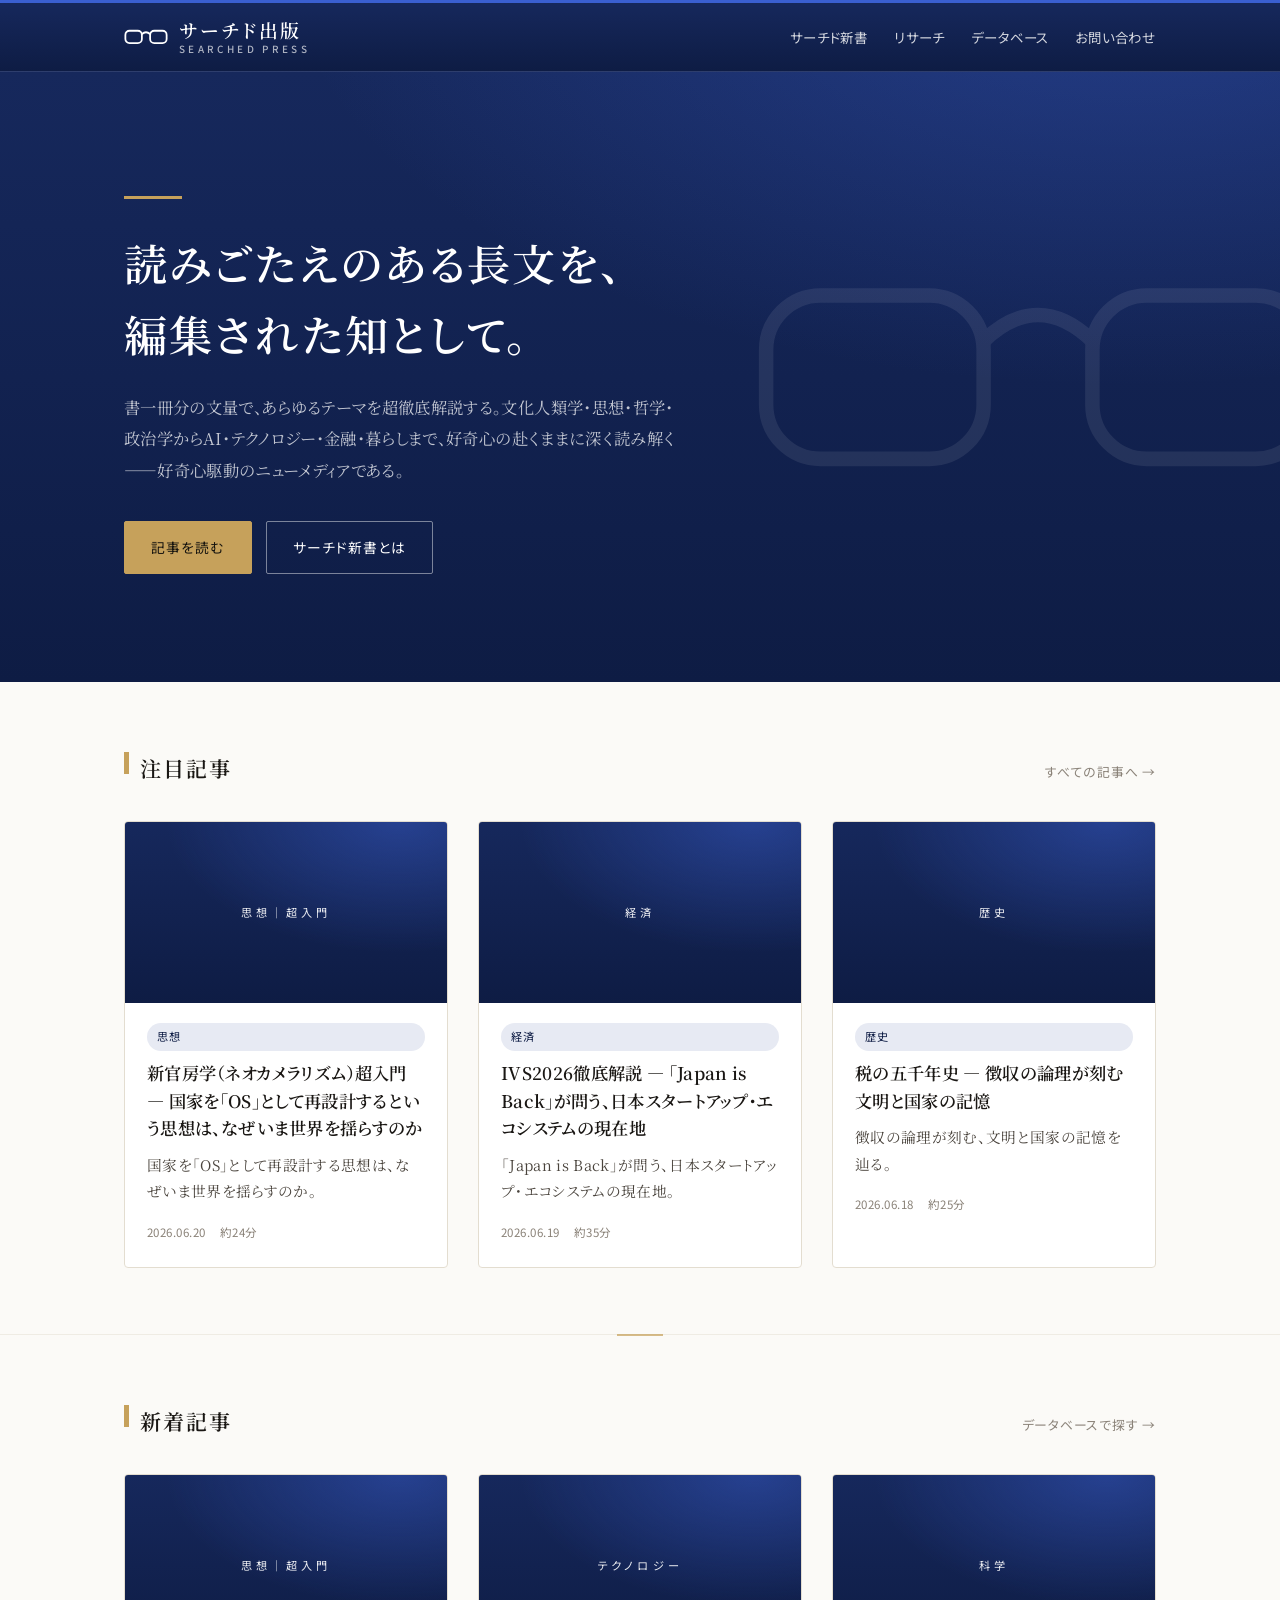
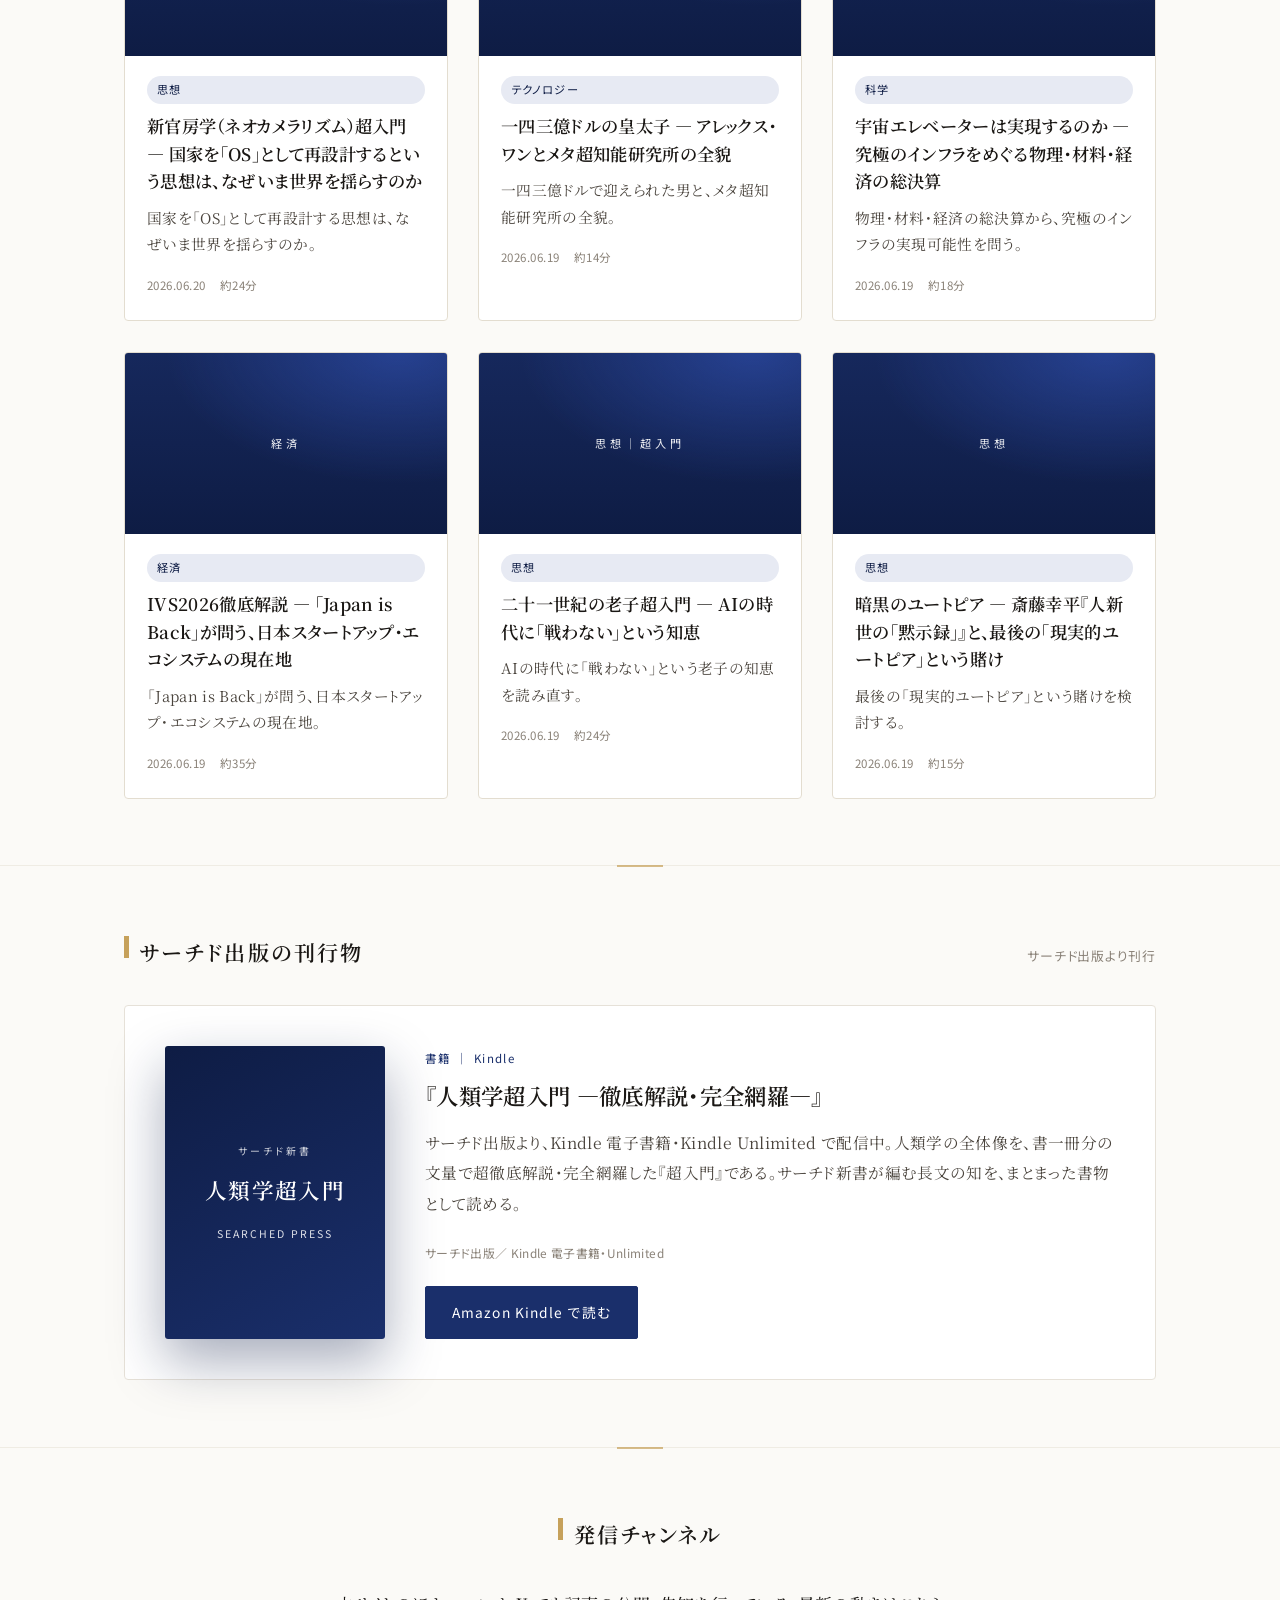
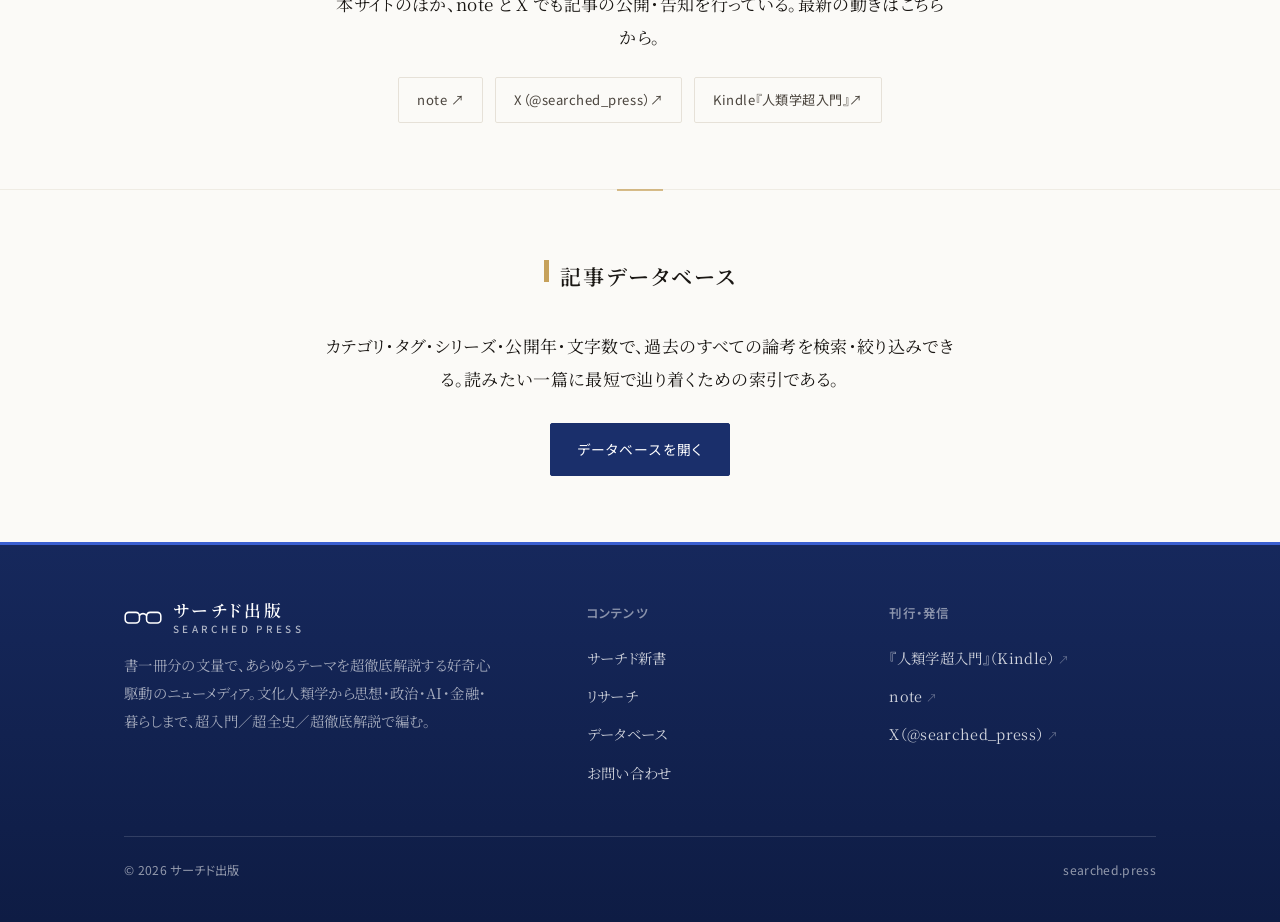
<file: index.html>
<!DOCTYPE html>
<html lang="ja">
<head>
<meta charset="UTF-8">
<meta name="viewport" content="width=device-width, initial-scale=1.0">
<title>サーチド新書｜サーチド出版 ― 読みごたえのある長文を、編集された知として</title>
<meta name="description" content="サーチド新書は、サーチド出版が編む長文コンテンツの中核ライン。書一冊分の文量で、文化人類学・思想・哲学・政治学・AI・テクノロジー・金融・暮らしまであらゆるテーマを超徹底解説する好奇心駆動のニューメディア（超入門／超全史／超徹底解説）。">
<link rel="canonical" href="https://searched.press/">
<meta property="og:site_name" content="サーチド新書（サーチド出版）">
<meta property="og:title" content="サーチド新書｜サーチド出版 ― 読みごたえのある長文を、編集された知として">
<meta property="og:description" content="サーチド新書は、書一冊分の文量であらゆるテーマを超徹底解説する好奇心駆動のニューメディア。">
<meta property="og:type" content="website">
<meta property="og:locale" content="ja_JP">
<meta property="og:url" content="https://searched.press/">
<meta name="twitter:card" content="summary">
<meta name="twitter:site" content="@searched_press">
<meta name="twitter:title" content="サーチド新書｜サーチド出版 ― 読みごたえのある長文を、編集された知として">
<meta name="twitter:description" content="サーチド新書は、書一冊分の文量であらゆるテーマを超徹底解説する好奇心駆動のニューメディア。">
<script type="application/ld+json">
{
  "@context": "https://schema.org",
  "@graph": [
    {
      "@type": "Organization",
      "@id": "https://searched.press/#org",
      "name": "サーチド出版",
      "alternateName": ["サーチド新書", "SEARCHED PRESS"],
      "url": "https://searched.press/",
      "logo": "https://searched.press/assets/favicon.svg",
      "sameAs": [
        "https://note.com/searched",
        "https://x.com/searched_press",
        "https://www.amazon.co.jp/dp/B0H3QDHRFP"
      ]
    },
    {
      "@type": "WebSite",
      "@id": "https://searched.press/#website",
      "name": "サーチド新書",
      "alternateName": ["サーチド出版", "SEARCHED PRESS"],
      "url": "https://searched.press/",
      "inLanguage": "ja",
      "publisher": { "@id": "https://searched.press/#org" },
      "potentialAction": {
        "@type": "SearchAction",
        "target": { "@type": "EntryPoint", "urlTemplate": "https://searched.press/articles.html?q={search_term_string}" },
        "query-input": "required name=search_term_string"
      }
    },
    {
      "@type": "Periodical",
      "@id": "https://searched.press/#shinsho",
      "name": "サーチド新書",
      "alternateName": "SEARCHED 新書",
      "url": "https://searched.press/shinsho.html",
      "inLanguage": "ja",
      "publisher": { "@id": "https://searched.press/#org" },
      "description": "サーチド出版が編む、書一冊分の文量であらゆるテーマを超徹底解説する長文コンテンツの中核ライン。"
    }
  ]
}
</script>
<link rel="preconnect" href="https://fonts.googleapis.com">
<link rel="preconnect" href="https://fonts.gstatic.com" crossorigin>
<link href="https://fonts.googleapis.com/css2?family=Noto+Serif+JP:wght@400;500;600;700&family=Noto+Sans+JP:wght@400;500;600&display=swap" rel="stylesheet">
<link rel="stylesheet" href="/assets/style.css">
<script src="/assets/articles-index.js"></script>
</head>
<body>

<header class="site-header">
  <div class="wrap">
    <a class="brand" href="/">サーチド出版<span class="en">SEARCHED&nbsp;PRESS</span></a>
    <nav class="nav">
      <a href="/shinsho.html">サーチド新書</a>
      <a href="/research.html">リサーチ</a>
      <a href="/articles.html">データベース</a>
      <a href="/pricing.html">購読・購入</a>
      <a href="/contact.html">お問い合わせ</a>
    </nav>
  </div>
</header>

<main>
  <!-- ヒーロー -->
  <section class="hero">
    <div class="wrap">
      <p class="lede">読みごたえのある長文を、<br>編集された知として。</p>
      <p class="sub">書一冊分の文量で、あらゆるテーマを超徹底解説する。文化人類学・思想・哲学・政治学からAI・テクノロジー・金融・暮らしまで、好奇心の赴くままに深く読み解く——好奇心駆動のニューメディアである。</p>
      <div class="hero-actions">
        <a class="btn primary" href="/articles.html">記事を読む</a>
        <a class="btn" href="/shinsho.html">サーチド新書とは</a>
      </div>
    </div>
  </section>

  <!-- 注目記事 -->
  <section class="section">
    <div class="wrap">
      <div class="section-head">
        <h2>注目記事</h2>
        <a class="more" href="/articles.html">すべての記事へ →</a>
      </div>
      <div class="cards" id="featured"></div>
    </div>
  </section>

  <!-- 新着記事 -->
  <section class="section">
    <div class="wrap">
      <div class="section-head">
        <h2>新着記事</h2>
        <a class="more" href="/articles.html">データベースで探す →</a>
      </div>
      <div class="cards" id="latest"></div>
    </div>
  </section>

  <!-- 刊行書籍 -->
  <section class="section">
    <div class="wrap">
      <div class="section-head">
        <h2>サーチド出版の刊行物</h2>
        <span class="more">サーチド出版より刊行</span>
      </div>
      <div class="book">
        <div class="cover">
          <span class="k">サーチド新書</span>
          <span class="t">人類学超入門</span>
          <span class="pub">SEARCHED&nbsp;PRESS</span>
        </div>
        <div class="info">
          <div class="cat">書籍 ｜ Kindle</div>
          <h3>『人類学超入門 ―徹底解説・完全網羅―』</h3>
          <p>サーチド出版より、Kindle 電子書籍・Kindle Unlimited で配信中。人類学の全体像を、書一冊分の文量で超徹底解説・完全網羅した『超入門』である。サーチド新書が編む長文の知を、まとまった書物として読める。</p>
          <div class="meta">サーチド出版／ Kindle 電子書籍・Unlimited</div>
          <a class="btn primary" href="https://www.amazon.co.jp/dp/B0H3QDHRFP" target="_blank" rel="noopener">Amazon Kindle で読む</a>
        </div>
      </div>
    </div>
  </section>

  <!-- 発信チャンネル -->
  <section class="section">
    <div class="wrap" style="text-align:center;">
      <div class="section-head" style="justify-content:center;">
        <h2>発信チャンネル</h2>
      </div>
      <p class="sub" style="margin:0 auto 24px; max-width:36em;">本サイトのほか、note と X でも記事の公開・告知を行っている。最新の動きはこちらから。</p>
      <div class="channels" style="justify-content:center;">
        <a class="channel" href="https://note.com/searched" target="_blank" rel="noopener">note ↗</a>
        <a class="channel" href="https://x.com/searched_press" target="_blank" rel="noopener">X（@searched_press）↗</a>
        <a class="channel" href="https://www.amazon.co.jp/dp/B0H3QDHRFP" target="_blank" rel="noopener">Kindle『人類学超入門』↗</a>
      </div>
    </div>
  </section>

  <!-- データベース導線 -->
  <section class="section">
    <div class="wrap" style="text-align:center;">
      <div class="section-head" style="justify-content:center;">
        <h2>記事データベース</h2>
      </div>
      <p class="sub" style="margin:0 auto 28px; max-width:38em;">カテゴリ・タグ・シリーズ・公開年・文字数で、過去のすべての論考を検索・絞り込みできる。読みたい一篇に最短で辿り着くための索引である。</p>
      <a class="btn primary" href="/articles.html">データベースを開く</a>
    </div>
  </section>
</main>

<div id="site-footer"></div>
<script>
(function () {
  var arts = (window.ARTICLES || []).slice();
  var readMin = function (c) { return Math.max(1, Math.round((c || 0) / 800)); };
  var fmt = function (s) { return (s || '').replace(/-/g, '.'); };
  var esc = function (s) { return (s || '').replace(/[&<>]/g, function (c) { return {'&':'&amp;','<':'&lt;','>':'&gt;'}[c]; }); };
  var card = function (a) {
    return '<article class="card"><a href="' + a.noteUrl + '" target="_blank" rel="noopener">'
      + '<div class="thumb">' + esc(a.category) + (a.series ? '｜' + esc(a.series) : '') + '</div>'
      + '<div class="body">'
      + '<div class="cat">' + esc(a.category) + '</div>'
      + '<h3>' + esc(a.title) + '</h3>'
      + '<p class="lead">' + esc((a.lead || '').slice(0, 70)) + '</p>'
      + '<div class="meta"><span>' + fmt(a.published_at) + '</span><span>約' + readMin(a.char_count) + '分</span></div>'
      + '</div></a></article>';
  };
  var byNew = arts.slice().sort(function (a, b) { return (b.published_at||'').localeCompare(a.published_at||''); });
  var featSlugs = ['nf5768def619f','n4a819d4ee380','nb766ba22b423'];
  var featured = featSlugs.map(function (s) { return arts.filter(function (a) { return a.slug === s; })[0]; }).filter(Boolean);
  if (featured.length < 3) featured = byNew.slice(0, 3);
  document.getElementById('featured').innerHTML = featured.map(card).join('');
  document.getElementById('latest').innerHTML = byNew.slice(0, 6).map(card).join('');
})();
</script>
<script src="/assets/footer.js"></script>
</body>
</html>
</file>
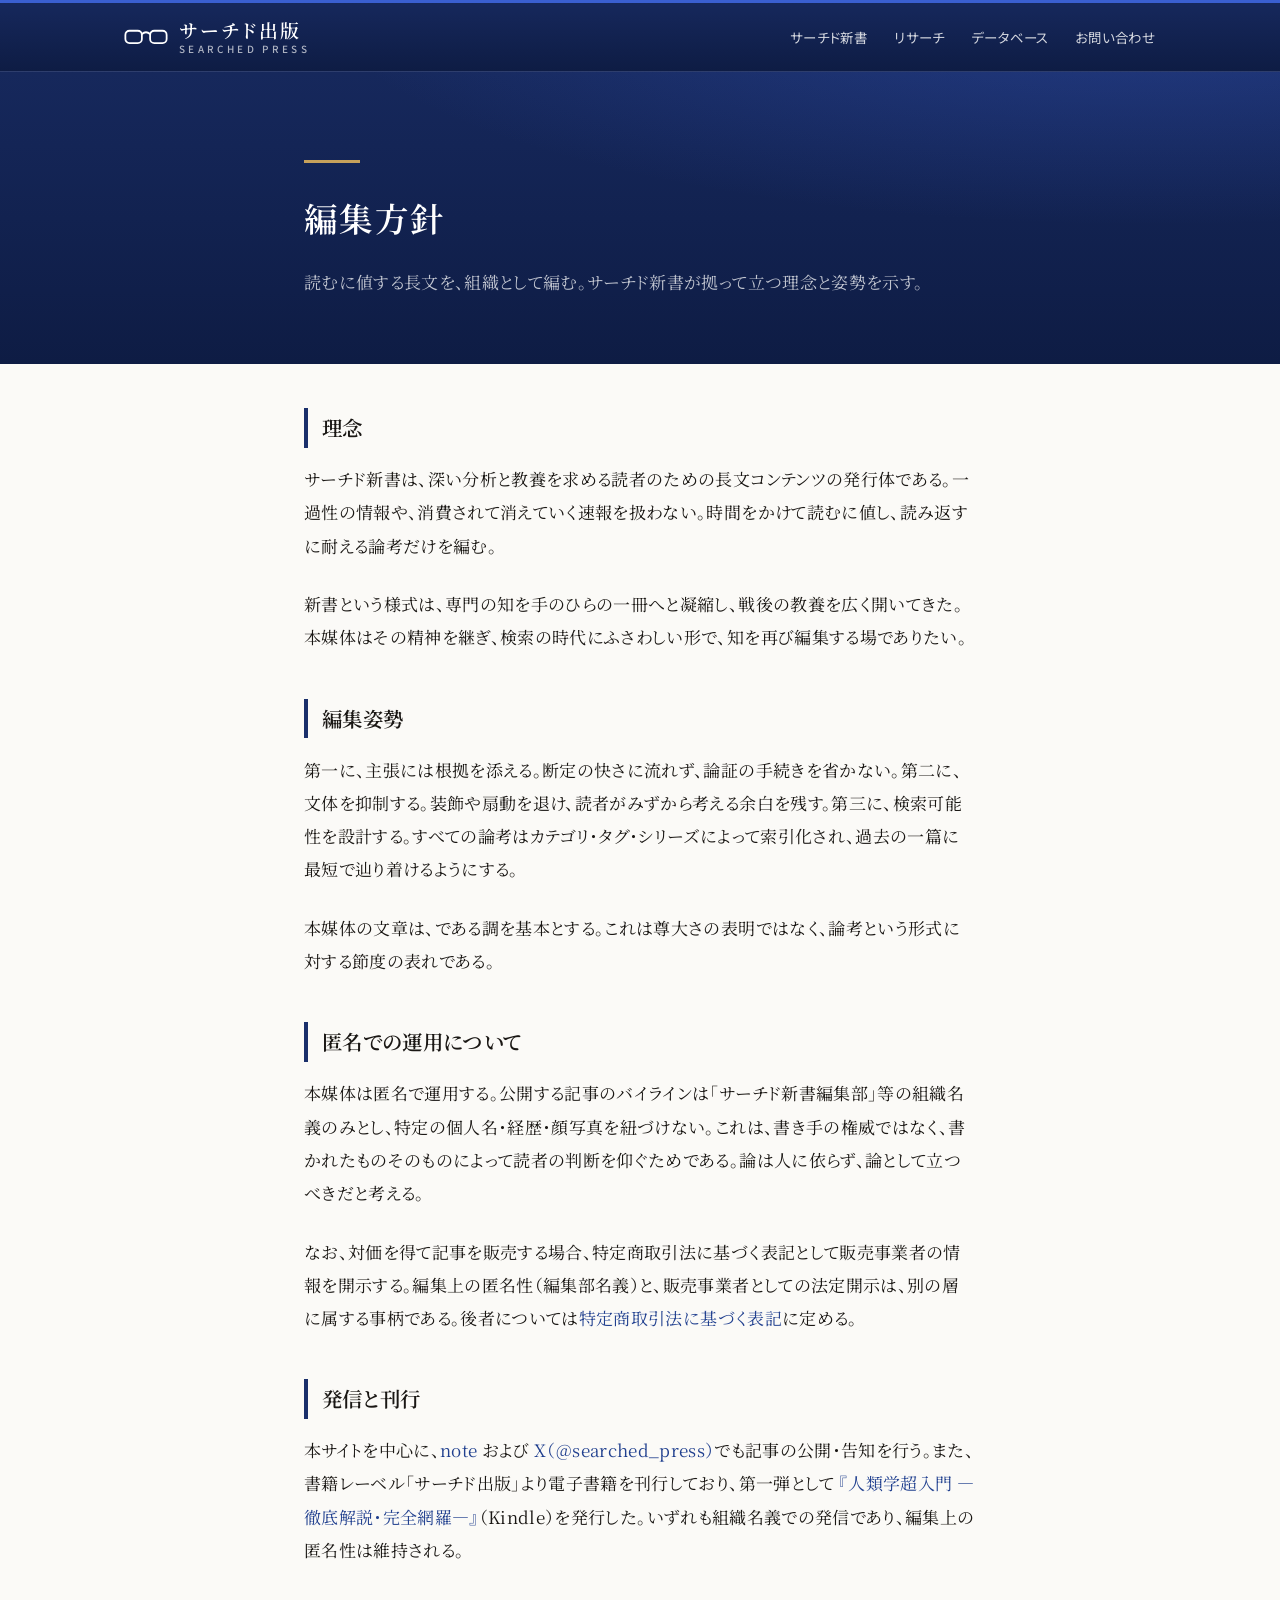
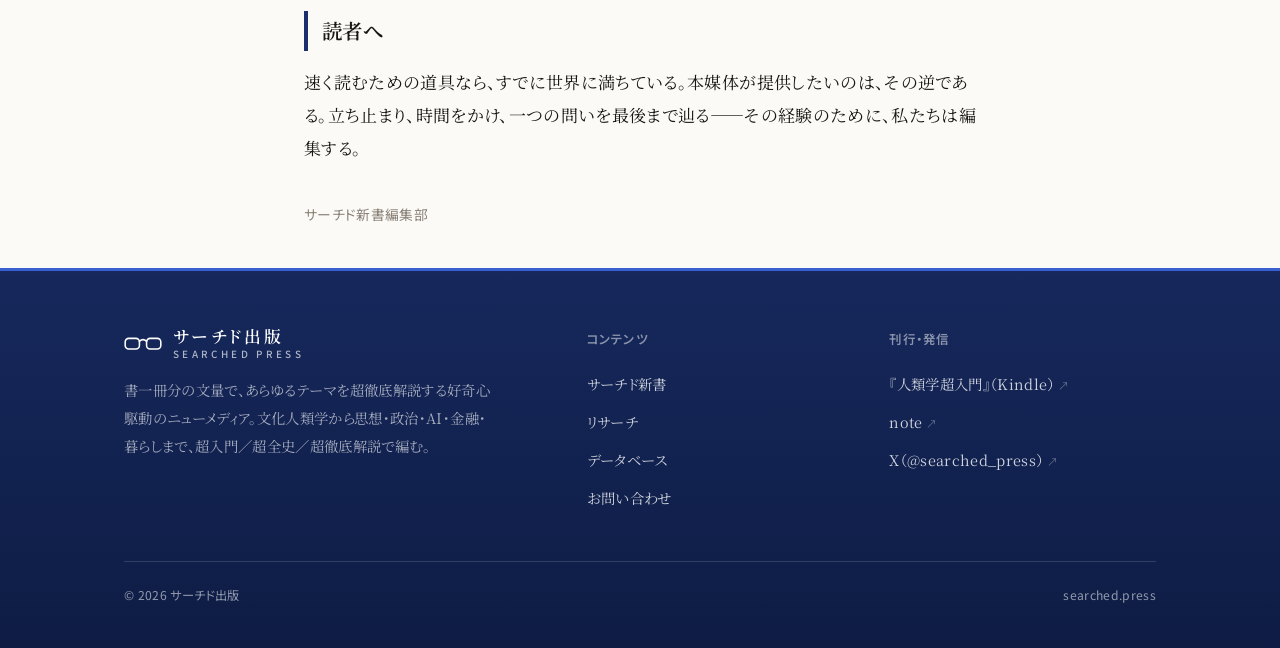
<file: about.html>
<!DOCTYPE html>
<html lang="ja">
<head>
<meta charset="UTF-8">
<meta name="viewport" content="width=device-width, initial-scale=1.0">
<title>編集方針｜サーチド新書</title>
<meta name="description" content="サーチド新書の理念と編集姿勢。深い分析と教養を求める読者のために、読むに値する長文を組織として編む。">
<link rel="preconnect" href="https://fonts.googleapis.com">
<link rel="preconnect" href="https://fonts.gstatic.com" crossorigin>
<link href="https://fonts.googleapis.com/css2?family=Noto+Serif+JP:wght@400;500;600;700&family=Noto+Sans+JP:wght@400;500;600&display=swap" rel="stylesheet">
<link rel="stylesheet" href="/assets/style.css">
</head>
<body>

<header class="site-header">
  <div class="wrap">
    <a class="brand" href="/">サーチド新書<span class="en">SEARCHED&nbsp;PRESS</span></a>
    <nav class="nav">
      <a href="/articles.html">記事一覧</a>
      <a href="/about.html">編集方針</a>
      <a href="/pricing.html">購読・購入</a>
      <a href="/contact.html">お問い合わせ</a>
    </nav>
  </div>
</header>

<main>
  <section class="page-head">
    <div class="read">
      <h1>編集方針</h1>
      <p>読むに値する長文を、組織として編む。サーチド新書が拠って立つ理念と姿勢を示す。</p>
    </div>
  </section>

  <section class="prose">
    <div class="read">
      <h2>理念</h2>
      <p>サーチド新書は、深い分析と教養を求める読者のための長文コンテンツの発行体である。一過性の情報や、消費されて消えていく速報を扱わない。時間をかけて読むに値し、読み返すに耐える論考だけを編む。</p>
      <p>新書という様式は、専門の知を手のひらの一冊へと凝縮し、戦後の教養を広く開いてきた。本媒体はその精神を継ぎ、検索の時代にふさわしい形で、知を再び編集する場でありたい。</p>

      <h2>編集姿勢</h2>
      <p>第一に、主張には根拠を添える。断定の快さに流れず、論証の手続きを省かない。第二に、文体を抑制する。装飾や扇動を退け、読者がみずから考える余白を残す。第三に、検索可能性を設計する。すべての論考はカテゴリ・タグ・シリーズによって索引化され、過去の一篇に最短で辿り着けるようにする。</p>
      <p>本媒体の文章は、である調を基本とする。これは尊大さの表明ではなく、論考という形式に対する節度の表れである。</p>

      <h2>匿名での運用について</h2>
      <p>本媒体は匿名で運用する。公開する記事のバイラインは「サーチド新書編集部」等の組織名義のみとし、特定の個人名・経歴・顔写真を紐づけない。これは、書き手の権威ではなく、書かれたものそのものによって読者の判断を仰ぐためである。論は人に依らず、論として立つべきだと考える。</p>
      <p>なお、対価を得て記事を販売する場合、特定商取引法に基づく表記として販売事業者の情報を開示する。編集上の匿名性（編集部名義）と、販売事業者としての法定開示は、別の層に属する事柄である。後者については<a href="/legal/tokushoho.html">特定商取引法に基づく表記</a>に定める。</p>

      <h2>発信と刊行</h2>
      <p>本サイトを中心に、<a href="https://note.com/searched" target="_blank" rel="noopener">note</a> および <a href="https://x.com/searched_press" target="_blank" rel="noopener">X（@searched_press）</a>でも記事の公開・告知を行う。また、書籍レーベル「サーチド出版」より電子書籍を刊行しており、第一弾として <a href="https://www.amazon.co.jp/dp/B0H3QDHRFP" target="_blank" rel="noopener">『人類学超入門 ―徹底解説・完全網羅―』</a>（Kindle）を発行した。いずれも組織名義での発信であり、編集上の匿名性は維持される。</p>

      <h2>読者へ</h2>
      <p>速く読むための道具なら、すでに世界に満ちている。本媒体が提供したいのは、その逆である。立ち止まり、時間をかけ、一つの問いを最後まで辿る——その経験のために、私たちは編集する。</p>

      <p class="note" style="margin-top:36px;">サーチド新書編集部</p>
    </div>
  </section>
</main>

<div id="site-footer"></div>
<script src="/assets/footer.js"></script>
</body>
</html>
</file>
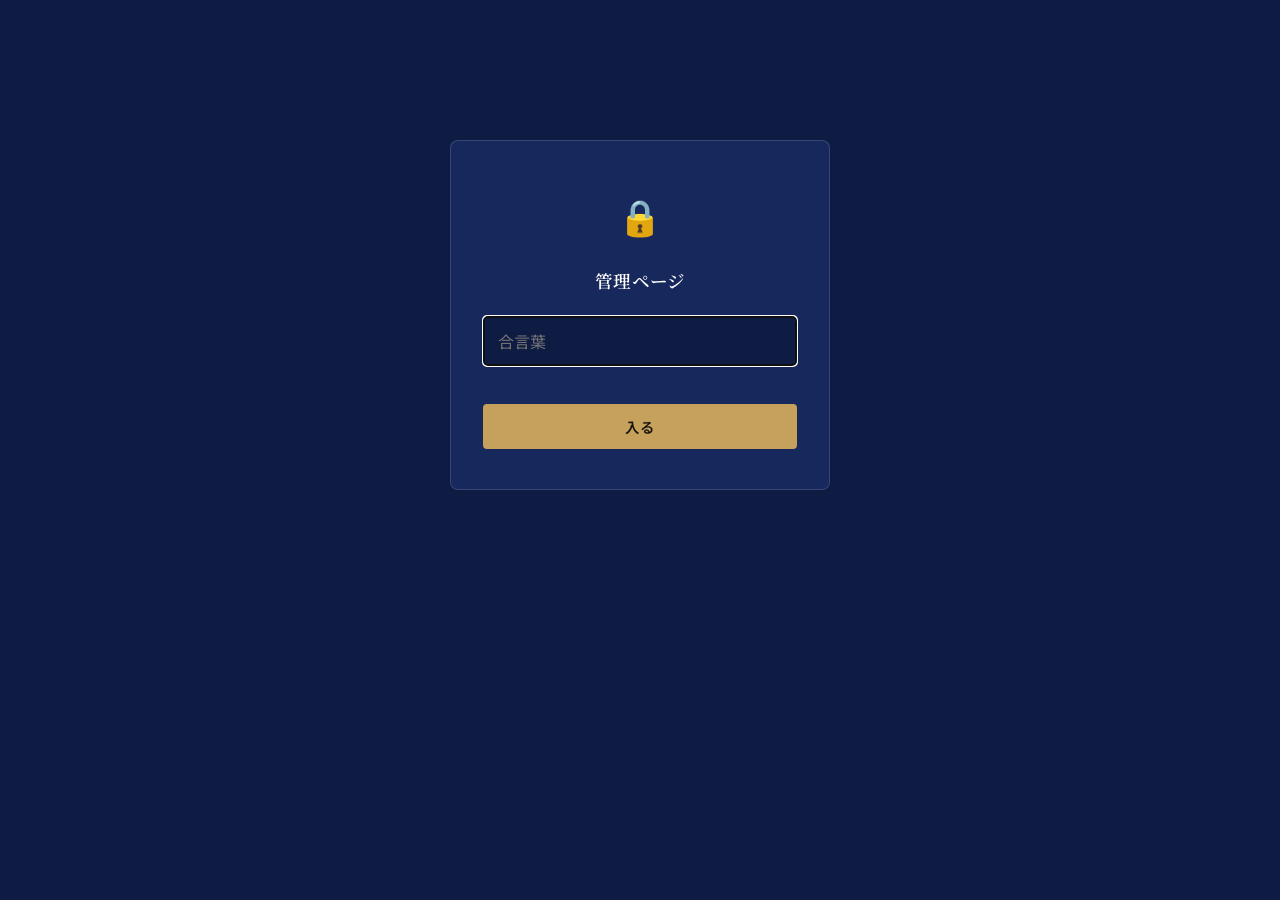
<file: admin.html>
<!DOCTYPE html>
<html lang="ja">
<head>
<meta charset="UTF-8">
<meta name="viewport" content="width=device-width, initial-scale=1.0">
<meta name="robots" content="noindex, nofollow">
<title>管理 — サーチド出版</title>
<link rel="preconnect" href="https://fonts.googleapis.com">
<link rel="preconnect" href="https://fonts.gstatic.com" crossorigin>
<link href="https://fonts.googleapis.com/css2?family=Noto+Serif+JP:wght@400;500;600;700&family=Noto+Sans+JP:wght@400;500;600&display=swap" rel="stylesheet">
<link rel="stylesheet" href="/assets/style.css">
<style>
  body { background: #0e1c44; color: #fff; }
  .admin-wrap { max-width: 1000px; margin: 0 auto; padding: 32px 24px 80px; }
  .admin-head { display: flex; align-items: baseline; justify-content: space-between; gap: 12px; border-bottom: 1px solid rgba(255,255,255,.16); padding-bottom: 16px; margin-bottom: 24px; flex-wrap: wrap; }
  .admin-head h1 { font-family: var(--serif); font-size: 1.4rem; font-weight: 600; margin: 0; letter-spacing: .08em; }
  .admin-head .meta { font-family: var(--sans); font-size: .82rem; color: rgba(255,255,255,.6); }
  .gate { min-height: 70vh; display: flex; align-items: center; justify-content: center; }
  .gate .box { width: 90%; max-width: 380px; text-align: center; background: #16285c; border: 1px solid rgba(255,255,255,.14); border-radius: 8px; padding: 40px 32px; }
  .gate .lock { font-size: 2.2rem; margin-bottom: 14px; }
  .gate h2 { font-family: var(--serif); font-size: 1.1rem; font-weight: 600; margin: 0 0 18px; }
  .gate input { width: 100%; box-sizing: border-box; font-family: var(--sans); font-size: 1rem; padding: 12px 14px; border: 1px solid rgba(255,255,255,.25); border-radius: 4px; background: #0e1c44; color: #fff; }
  .gate .err { color: #ff9e94; font-family: var(--sans); font-size: .82rem; min-height: 1.2em; margin: 8px 0 0; }
  .btn-gold { display: inline-block; width: 100%; box-sizing: border-box; margin-top: 14px; font-family: var(--sans); font-size: .9rem; letter-spacing: .06em; padding: 12px 20px; border: none; border-radius: 4px; background: #c6a15b; color: #16140f; cursor: pointer; font-weight: 600; }
  .btn-gold:hover { background: #d8b878; }
  .cards { display: grid; gap: 14px; }
  .item { background: #16285c; border: 1px solid rgba(255,255,255,.12); border-left: 3px solid #c6a15b; border-radius: 6px; padding: 18px 20px; }
  .item .top { display: flex; justify-content: space-between; gap: 12px; flex-wrap: wrap; font-family: var(--sans); font-size: .8rem; color: rgba(255,255,255,.6); margin-bottom: 8px; }
  .item .who { font-family: var(--serif); font-size: 1.05rem; font-weight: 600; color: #fff; }
  .item .email a { color: #9fc0ff; }
  .item .subj { font-family: var(--sans); font-size: .9rem; color: rgba(255,255,255,.85); margin: 4px 0 10px; }
  .item .msg { font-family: var(--serif); font-size: .98rem; line-height: 1.9; white-space: pre-wrap; color: rgba(255,255,255,.92); }
  .item .actions { margin-top: 12px; text-align: right; }
  .item .del { font-family: var(--sans); font-size: .76rem; color: rgba(255,255,255,.5); background: none; border: 1px solid rgba(255,255,255,.2); border-radius: 3px; padding: 5px 12px; cursor: pointer; }
  .item .del:hover { color: #ff9e94; border-color: #ff9e94; }
  .empty { font-family: var(--sans); color: rgba(255,255,255,.6); padding: 40px 0; text-align: center; }
  .reload { font-family: var(--sans); font-size: .82rem; color: #c6a15b; background: none; border: 1px solid #c6a15b; border-radius: 4px; padding: 7px 16px; cursor: pointer; }
</style>
</head>
<body>

<div id="gate" class="gate">
  <div class="box">
    <div class="lock">🔒</div>
    <h2>管理ページ</h2>
    <input id="pw" type="password" placeholder="合言葉" autocomplete="off">
    <p id="err" class="err"></p>
    <button id="enter" class="btn-gold">入る</button>
  </div>
</div>

<div id="app" class="admin-wrap" style="display:none;">
  <div class="admin-head">
    <h1>お問い合わせ一覧</h1>
    <span class="meta"><span id="count">0</span> 件 &nbsp;·&nbsp; <button id="reload" class="reload">再読み込み</button></span>
  </div>
  <div id="list" class="cards"></div>
</div>

<script>
(function () {
  var PW = "";
  var gate = document.getElementById('gate');
  var app = document.getElementById('app');
  var pwInput = document.getElementById('pw');
  var err = document.getElementById('err');

  function esc(s){ return (s||'').replace(/[&<>]/g, function(c){ return {'&':'&amp;','<':'&lt;','>':'&gt;'}[c]; }); }
  function fmt(s){ if(!s) return ''; var d=new Date(s); return isNaN(d)? s : d.toLocaleString('ja-JP'); }

  async function load() {
    var r = await fetch('/api/inquiries', {
      method: 'POST',
      headers: { 'content-type': 'application/json' },
      body: JSON.stringify({ password: PW })
    });
    if (r.status === 401) { throw new Error('合言葉が違います'); }
    var j = await r.json();
    if (!j.ok) throw new Error(j.error || 'error');
    render(j.items || []);
  }

  function render(items) {
    document.getElementById('count').textContent = items.length;
    var list = document.getElementById('list');
    if (!items.length) { list.innerHTML = '<div class="empty">まだお問い合わせはありません。</div>'; return; }
    list.innerHTML = items.map(function (it) {
      return '<div class="item">'
        + '<div class="top"><span>#' + it.id + '</span><span>' + esc(fmt(it.created_at)) + '</span></div>'
        + '<div class="who">' + esc(it.name) + '</div>'
        + '<div class="email"><a href="mailto:' + esc(it.email) + '">' + esc(it.email) + '</a></div>'
        + (it.subject ? '<div class="subj">件名：' + esc(it.subject) + '</div>' : '')
        + '<div class="msg">' + esc(it.message) + '</div>'
        + '<div class="actions"><button class="del" data-id="' + it.id + '">削除</button></div>'
        + '</div>';
    }).join('');
    Array.prototype.forEach.call(list.querySelectorAll('.del'), function (b) {
      b.addEventListener('click', async function () {
        if (!confirm('この問い合わせを削除しますか？')) return;
        await fetch('/api/inquiries/delete', {
          method: 'POST', headers: { 'content-type': 'application/json' },
          body: JSON.stringify({ password: PW, id: b.getAttribute('data-id') })
        });
        load();
      });
    });
  }

  async function enter() {
    PW = pwInput.value;
    err.textContent = '';
    try {
      await load();
      gate.style.display = 'none';
      app.style.display = 'block';
    } catch (e) {
      PW = '';
      err.textContent = e.message || '入れませんでした';
      pwInput.value = '';
      pwInput.focus();
    }
  }

  document.getElementById('enter').addEventListener('click', enter);
  pwInput.addEventListener('keydown', function (e) { if (e.key === 'Enter') enter(); });
  document.getElementById('reload').addEventListener('click', function () { load(); });
  pwInput.focus();
})();
</script>
</body>
</html>
</file>
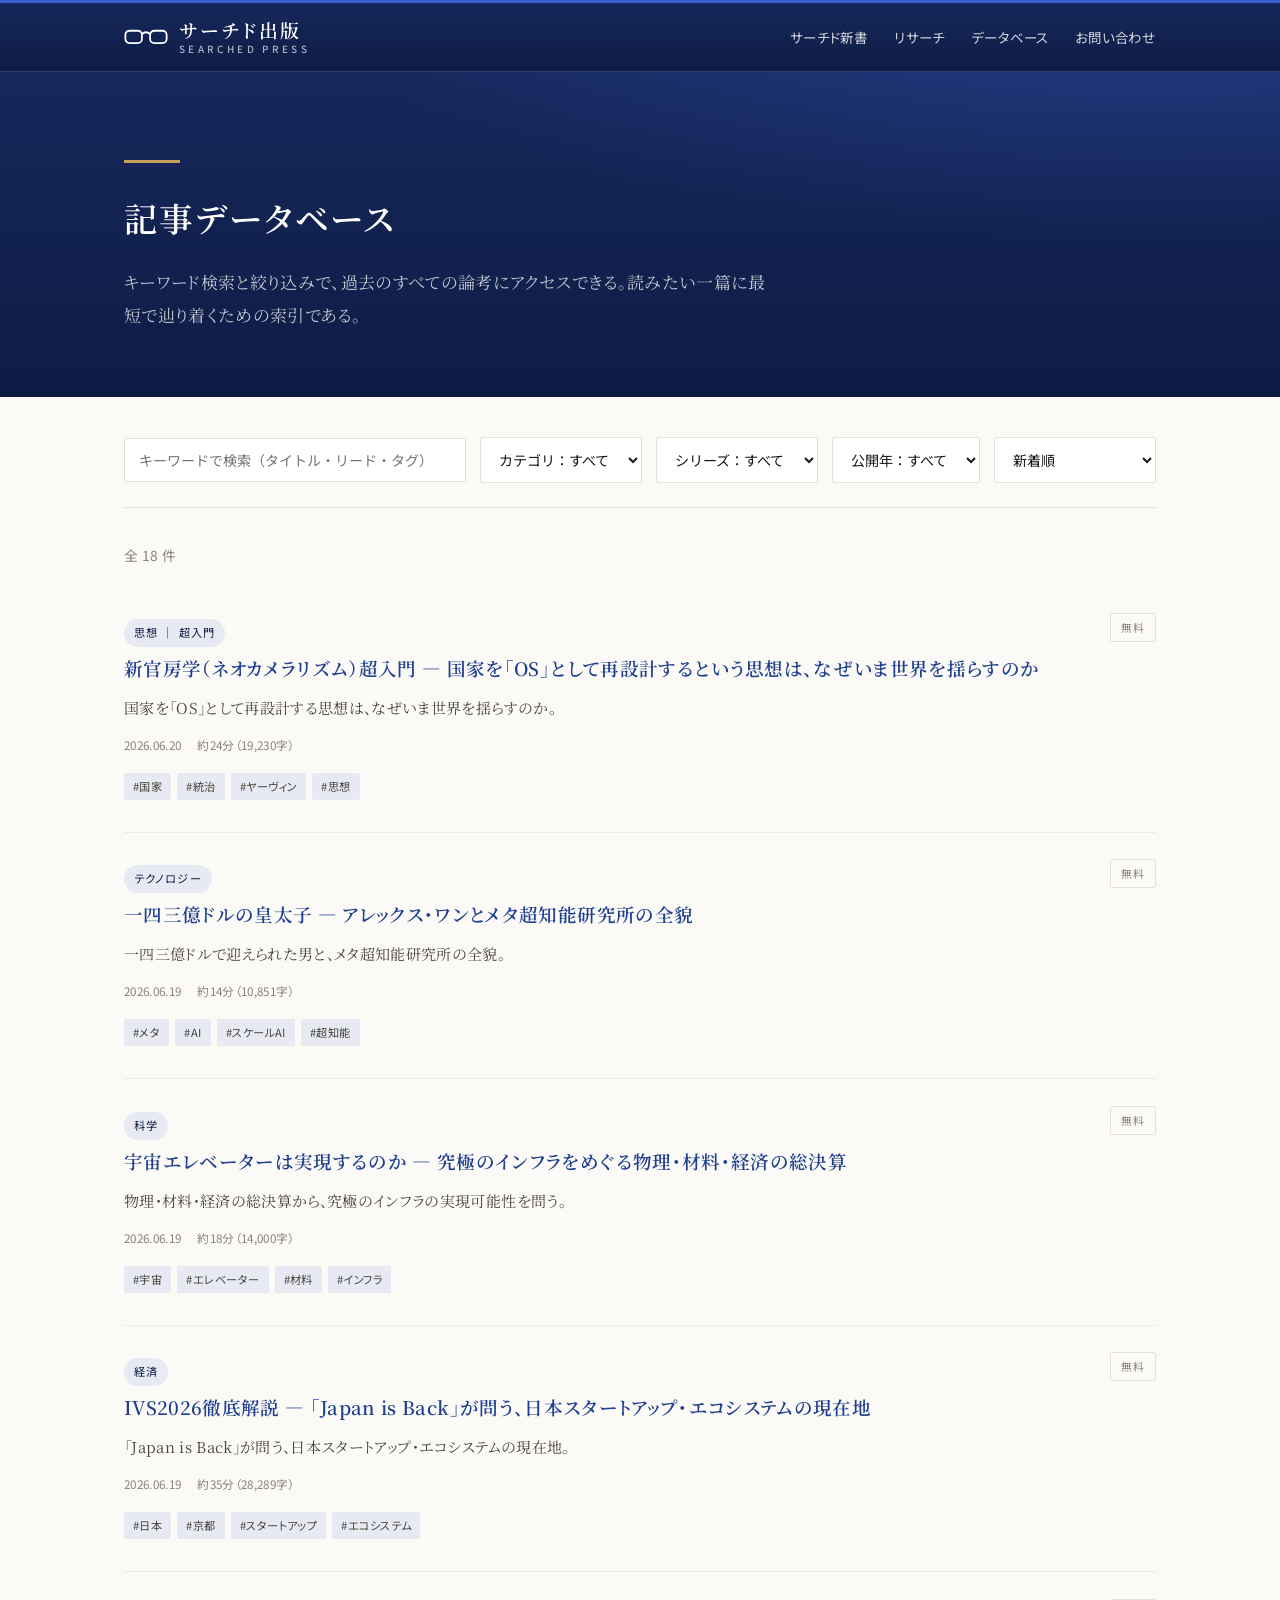
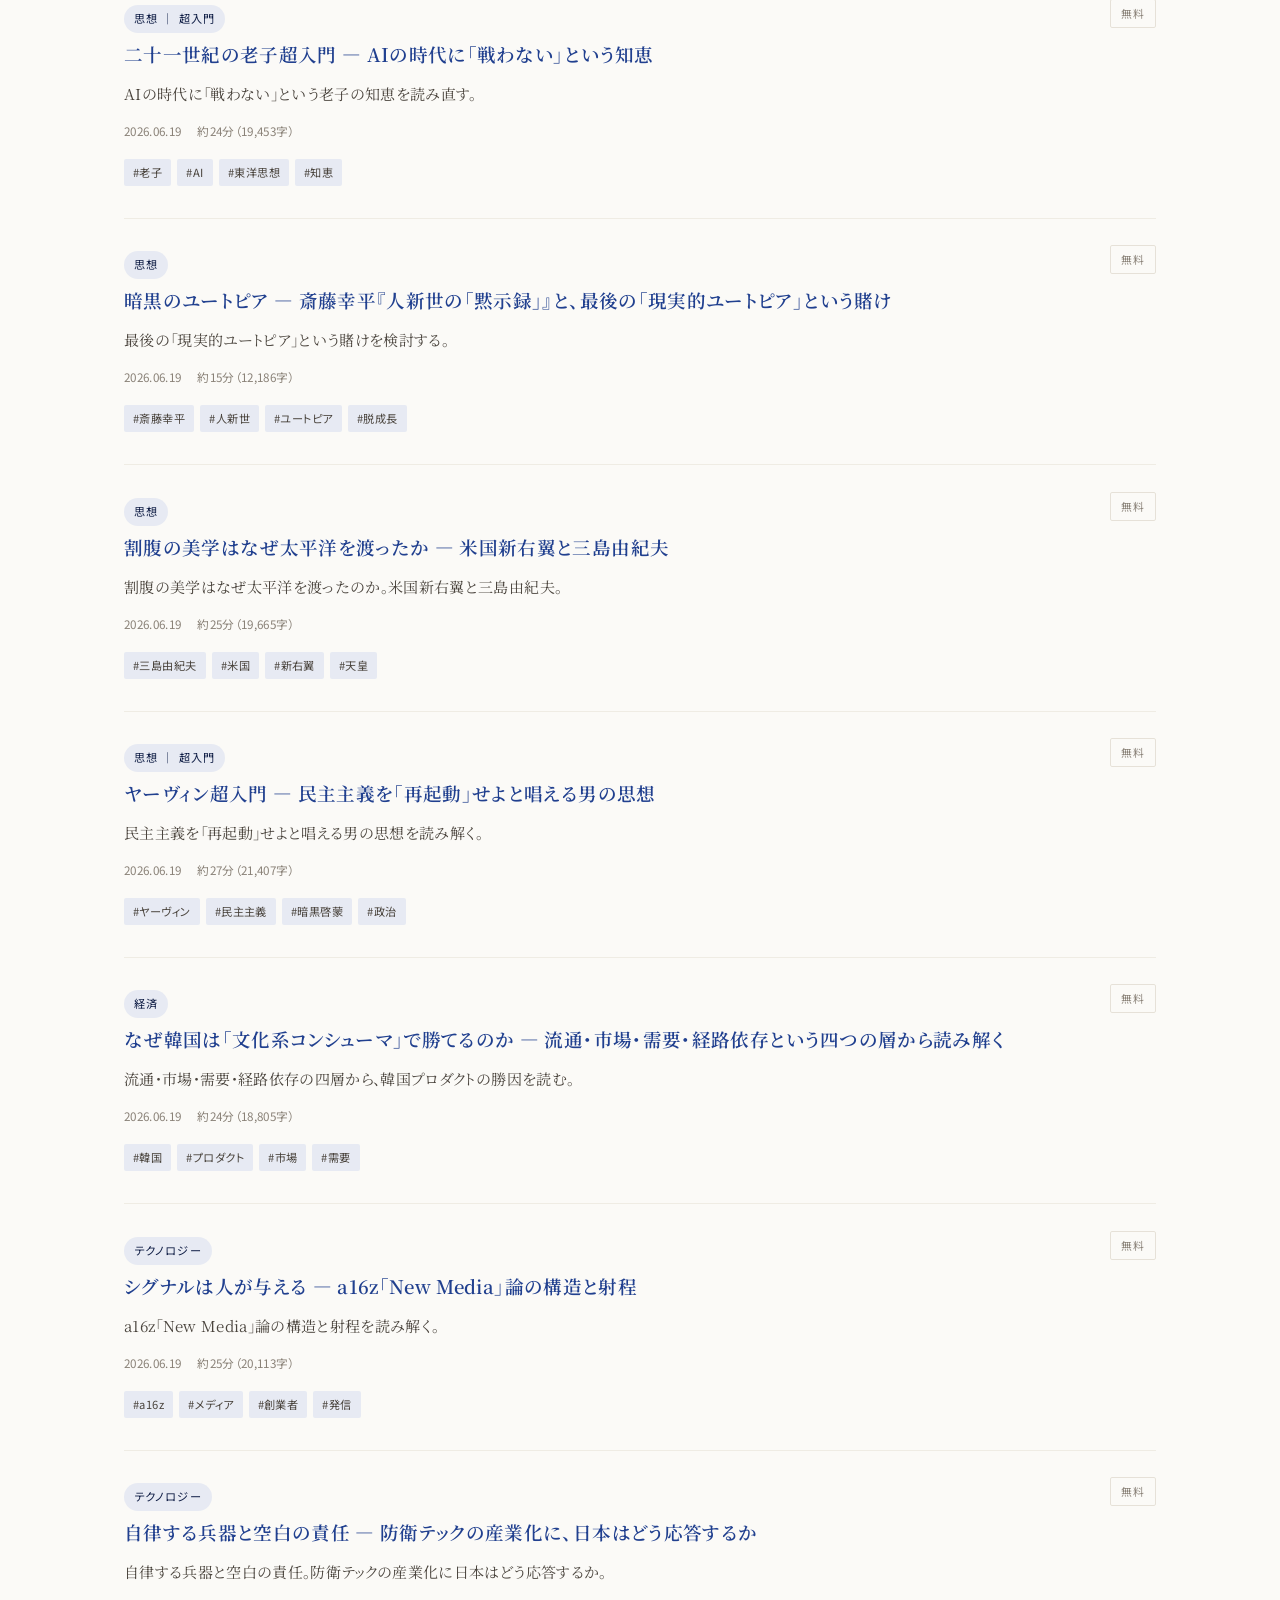
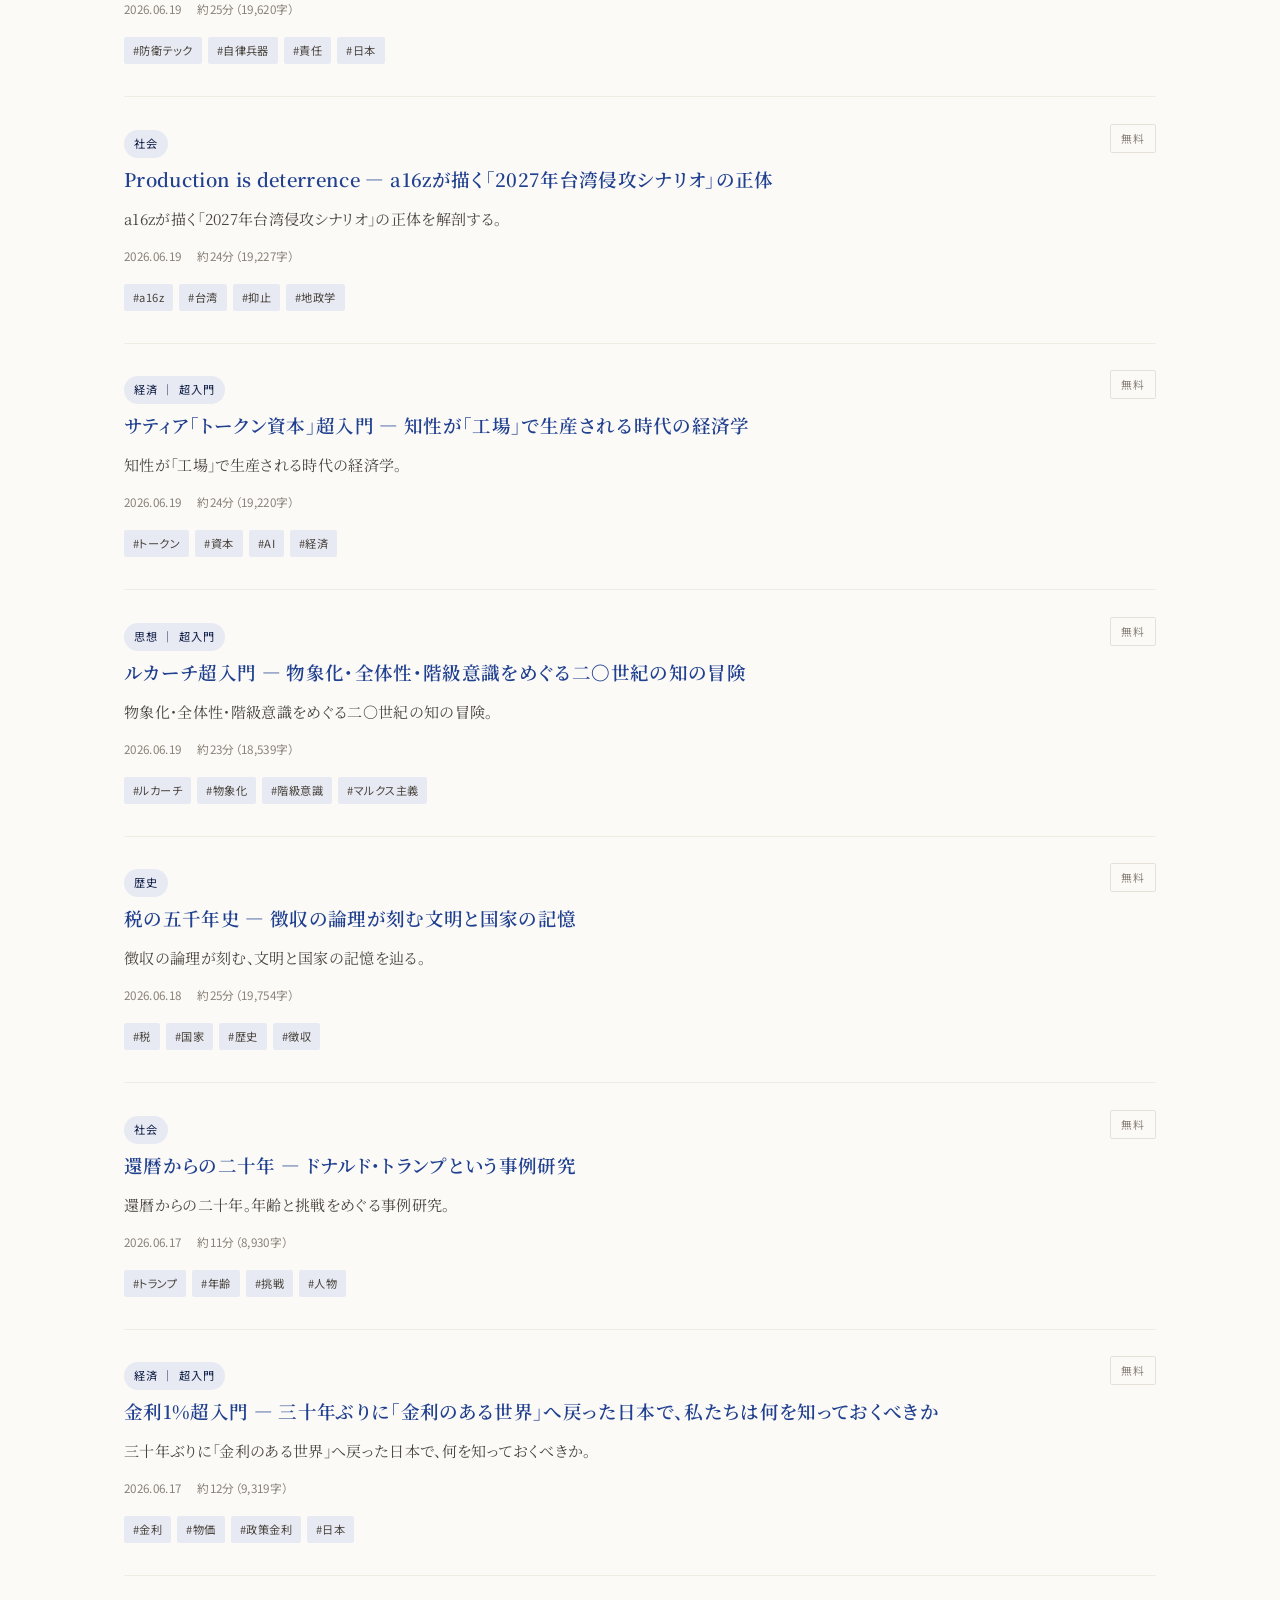
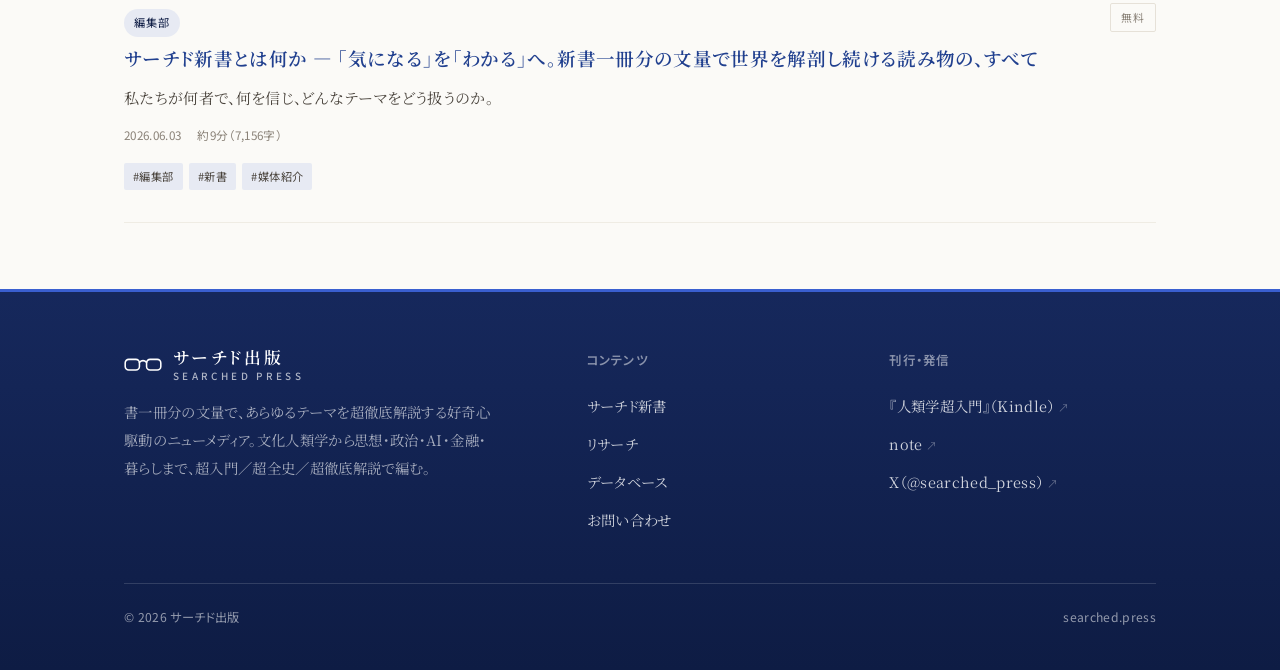
<file: articles.html>
<!DOCTYPE html>
<html lang="ja">
<head>
<meta charset="UTF-8">
<meta name="viewport" content="width=device-width, initial-scale=1.0">
<title>記事一覧・データベース｜サーチド出版</title>
<meta name="description" content="サーチド出版の全記事を、キーワード検索とカテゴリ・タグ・シリーズ・公開年での絞り込み、並び替えで探せるデータベース。">
<link rel="preconnect" href="https://fonts.googleapis.com">
<link rel="preconnect" href="https://fonts.gstatic.com" crossorigin>
<link href="https://fonts.googleapis.com/css2?family=Noto+Serif+JP:wght@400;500;600;700&family=Noto+Sans+JP:wght@400;500;600&display=swap" rel="stylesheet">
<link rel="stylesheet" href="/assets/style.css">
<script src="/assets/articles-index.js"></script>
</head>
<body>

<header class="site-header">
  <div class="wrap">
    <a class="brand" href="/">サーチド出版<span class="en">SEARCHED&nbsp;PRESS</span></a>
    <nav class="nav">
      <a href="/shinsho.html">サーチド新書</a>
      <a href="/research.html">リサーチ</a>
      <a href="/articles.html">データベース</a>
      <a href="/pricing.html">購読・購入</a>
      <a href="/contact.html">お問い合わせ</a>
    </nav>
  </div>
</header>

<main>
  <section class="page-head">
    <div class="wrap">
      <h1>記事データベース</h1>
      <p>キーワード検索と絞り込みで、過去のすべての論考にアクセスできる。読みたい一篇に最短で辿り着くための索引である。</p>
    </div>
  </section>

  <section class="section" style="padding-top:40px;">
    <div class="wrap">
      <div class="filters">
        <div class="search-box">
          <input type="search" id="q" placeholder="キーワードで検索（タイトル・リード・タグ）">
        </div>
        <select id="f-category"><option value="">カテゴリ：すべて</option></select>
        <select id="f-series"><option value="">シリーズ：すべて</option></select>
        <select id="f-year"><option value="">公開年：すべて</option></select>
        <select id="f-sort">
          <option value="new">新着順</option>
          <option value="old">古い順</option>
          <option value="long">文字数の多い順</option>
          <option value="short">文字数の少ない順</option>
        </select>
      </div>

      <div id="count" class="note" style="margin-bottom:18px;"></div>
      <div id="list" class="article-list"></div>
      <div id="empty" class="no-result">該当する記事が見つからなかった。条件を変えて再度お試しいただきたい。</div>
    </div>
  </section>
</main>

<div id="site-footer"></div>

<script>
var ARTICLES = (window.ARTICLES || []).slice();

var fmtDate = function (s) { return (s || '').replace(/-/g, "."); };
var readMin = function (c) { return Math.max(1, Math.round((c || 0) / 800)); };
var yearOf = function (s) { return (s || '').slice(0, 4); };
var esc = function (s) { return (s || '').replace(/[&<>]/g, function (c) { return {'&':'&amp;','<':'&lt;','>':'&gt;'}[c]; }); };

function fill(sel, values) {
  var el = document.getElementById(sel);
  var uniq = [];
  values.forEach(function (v) { if (v && uniq.indexOf(v) < 0) uniq.push(v); });
  uniq.sort().forEach(function (v) {
    var o = document.createElement("option"); o.value = v; o.textContent = v; el.appendChild(o);
  });
}
fill("f-category", ARTICLES.map(function (a) { return a.category; }));
fill("f-series", ARTICLES.map(function (a) { return a.series; }));
fill("f-year", ARTICLES.map(function (a) { return yearOf(a.published_at); }));

function render() {
  var q = document.getElementById("q").value.trim().toLowerCase();
  var fc = document.getElementById("f-category").value;
  var fs = document.getElementById("f-series").value;
  var fy = document.getElementById("f-year").value;
  var sort = document.getElementById("f-sort").value;

  var rows = ARTICLES.filter(function (a) {
    if (fc && a.category !== fc) return false;
    if (fs && a.series !== fs) return false;
    if (fy && yearOf(a.published_at) !== fy) return false;
    if (q) {
      var hay = (a.title + " " + (a.lead||'') + " " + (a.tags || []).join(" ") + " " + a.category).toLowerCase();
      if (hay.indexOf(q) < 0) return false;
    }
    return true;
  });

  rows.sort(function (a, b) {
    if (sort === "new") return (b.published_at||'').localeCompare(a.published_at||'');
    if (sort === "old") return (a.published_at||'').localeCompare(b.published_at||'');
    if (sort === "long") return (b.char_count||0) - (a.char_count||0);
    if (sort === "short") return (a.char_count||0) - (b.char_count||0);
    return 0;
  });

  var list = document.getElementById("list");
  list.innerHTML = rows.map(function (a) {
    return '<article class="article-row">'
      + '<div>'
      + '<div class="cat">' + esc(a.category) + (a.series ? ' ｜ ' + esc(a.series) : '') + '</div>'
      + '<h3><a href="' + a.noteUrl + '" target="_blank" rel="noopener">' + esc(a.title) + '</a></h3>'
      + '<p class="lead">' + esc(a.lead || '') + '</p>'
      + '<div class="meta"><span>' + fmtDate(a.published_at) + '</span><span>約' + readMin(a.char_count) + '分（' + (a.char_count||0).toLocaleString() + '字）</span></div>'
      + '<div class="tags">' + (a.tags || []).map(function (t) { return '<span class="tag">#' + esc(t) + '</span>'; }).join("") + '</div>'
      + '</div>'
      + '<div class="row-aside"><span class="access-pill free">' + esc(a.access_type || '無料') + '</span></div>'
      + '</article>';
  }).join("");

  document.getElementById("count").textContent = "全 " + rows.length + " 件";
  document.getElementById("empty").style.display = rows.length ? "none" : "block";
}

["q","f-category","f-series","f-year","f-sort"].forEach(function (id) {
  document.getElementById(id).addEventListener("input", render);
});
render();
</script>
<script src="/assets/footer.js"></script>
</body>
</html>
</file>
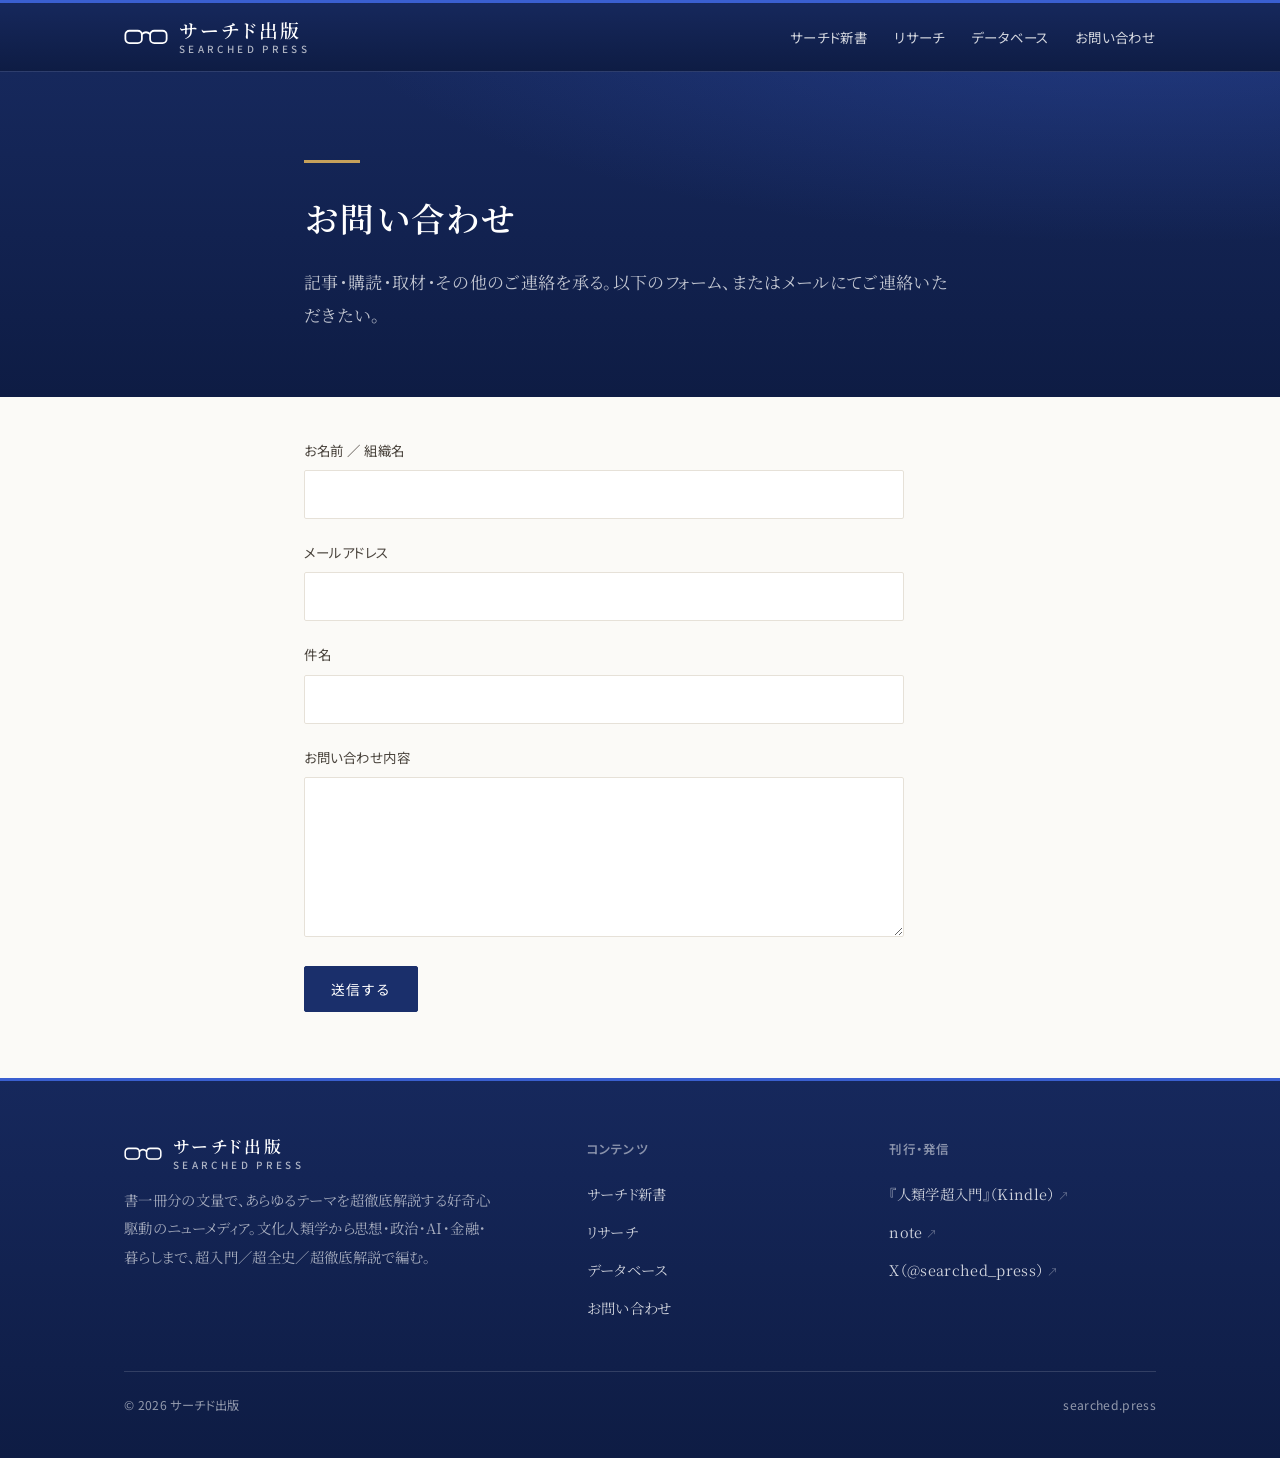
<file: contact.html>
<!DOCTYPE html>
<html lang="ja">
<head>
<meta charset="UTF-8">
<meta name="viewport" content="width=device-width, initial-scale=1.0">
<title>お問い合わせ｜サーチド新書</title>
<meta name="description" content="サーチド新書へのお問い合わせ。記事・購読・取材・その他のご連絡を承る。">
<link rel="preconnect" href="https://fonts.googleapis.com">
<link rel="preconnect" href="https://fonts.gstatic.com" crossorigin>
<link href="https://fonts.googleapis.com/css2?family=Noto+Serif+JP:wght@400;500;600;700&family=Noto+Sans+JP:wght@400;500;600&display=swap" rel="stylesheet">
<link rel="stylesheet" href="/assets/style.css">
</head>
<body>

<header class="site-header">
  <div class="wrap">
    <a class="brand" href="/">サーチド新書<span class="en">SEARCHED&nbsp;PRESS</span></a>
    <nav class="nav">
      <a href="/articles.html">記事一覧</a>
      <a href="/about.html">編集方針</a>
      <a href="/pricing.html">購読・購入</a>
      <a href="/contact.html">お問い合わせ</a>
    </nav>
  </div>
</header>

<main>
  <section class="page-head">
    <div class="read">
      <h1>お問い合わせ</h1>
      <p>記事・購読・取材・その他のご連絡を承る。以下のフォーム、またはメールにてご連絡いただきたい。</p>
    </div>
  </section>

  <section class="section" style="padding-top:40px;">
    <div class="read">
      <!-- 運用メモ：action 先を Formspree / Cloudflare Pages Functions / メールに差し替える -->
      <form class="form-grid" action="#" method="post" onsubmit="return handleSubmit(event)">
        <div class="field">
          <label for="name">お名前 ／ 組織名</label>
          <input type="text" id="name" name="name" required>
        </div>
        <div class="field">
          <label for="email">メールアドレス</label>
          <input type="email" id="email" name="email" required>
        </div>
        <div class="field">
          <label for="subject">件名</label>
          <input type="text" id="subject" name="subject">
        </div>
        <div class="field">
          <label for="message">お問い合わせ内容</label>
          <textarea id="message" name="message" required></textarea>
        </div>
        <!-- 簡易スパム対策（ハニーポット） -->
        <input type="text" name="company_url" style="display:none" tabindex="-1" autocomplete="off">
        <div>
          <button class="btn primary" type="submit">送信する</button>
        </div>
        <p id="form-msg" class="note" style="display:none;"></p>
      </form>
    </div>
  </section>
</main>

<div id="site-footer"></div>
<script>
async function handleSubmit(e){
  e.preventDefault();
  var f = e.target;
  // ハニーポットに入力があれば送信を無視
  if (f.company_url.value) return false;
  var msg = document.getElementById("form-msg");
  var btn = f.querySelector('button[type=submit]');
  msg.style.display = "block";
  msg.style.color = "";
  msg.textContent = "送信しています…";
  btn.disabled = true;
  try {
    var r = await fetch("/api/contact", {
      method: "POST",
      headers: { "content-type": "application/json" },
      body: JSON.stringify({
        name: f.name.value, email: f.email.value,
        subject: f.subject.value, message: f.message.value,
        company_url: f.company_url.value
      })
    });
    var j = await r.json();
    if (j.ok) {
      f.reset();
      msg.textContent = "送信を受け付けた。お問い合わせ、ありがとうございます。";
    } else {
      msg.style.color = "#b3463c";
      msg.textContent = "送信できなかった。お手数だが、入力内容を確認のうえ再度お試しいただきたい。";
    }
  } catch (err) {
    msg.style.color = "#b3463c";
    msg.textContent = "通信に失敗した。時間をおいて再度お試しいただきたい。";
  } finally {
    btn.disabled = false;
  }
  return false;
}
</script>
<script src="/assets/footer.js"></script>
</body>
</html>
</file>
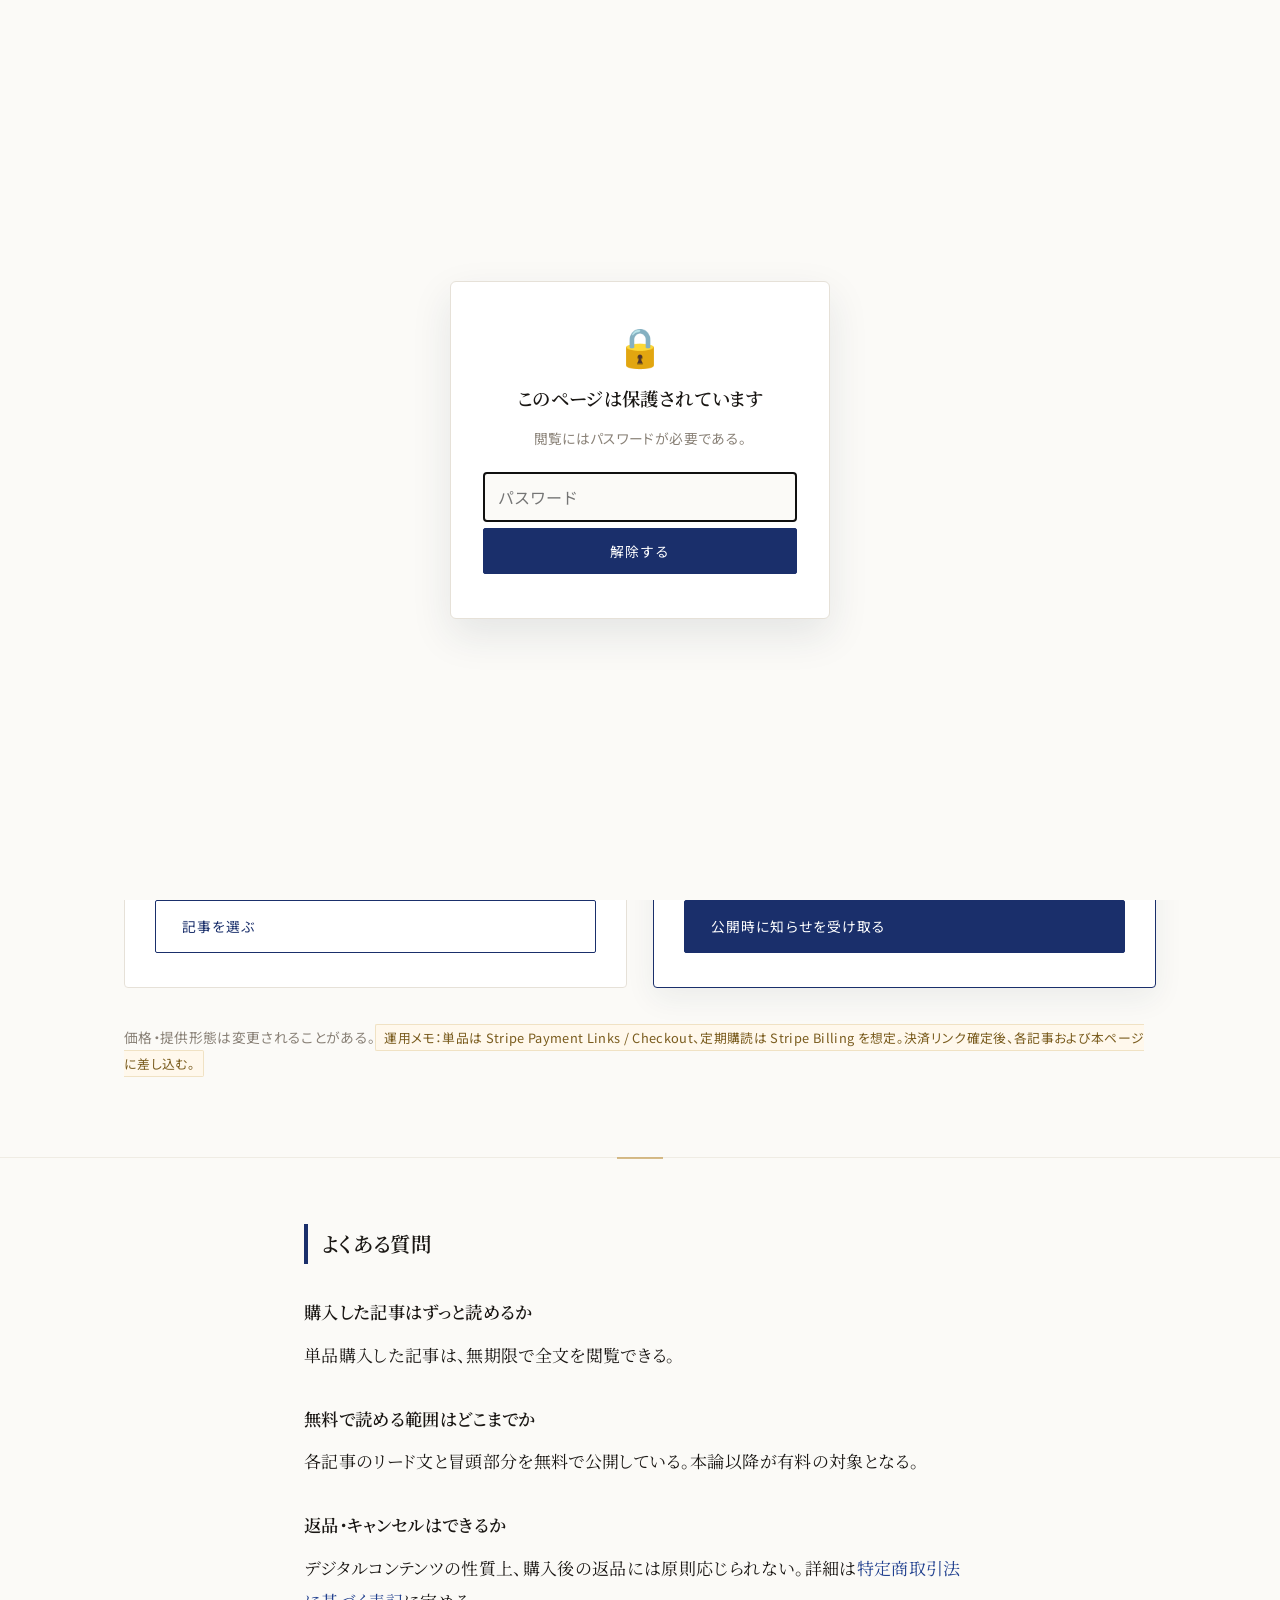
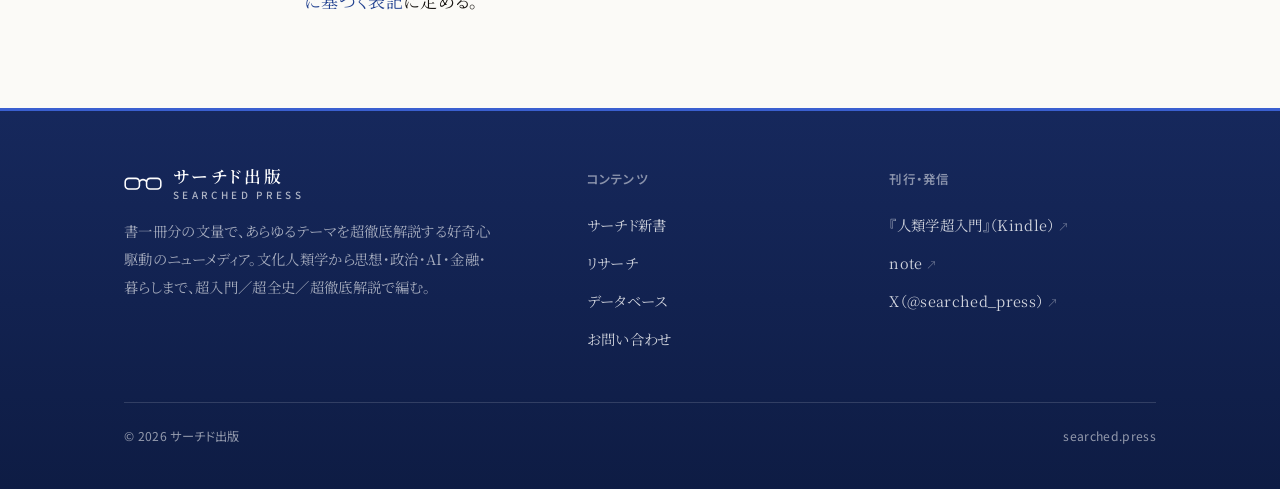
<file: pricing.html>
<!DOCTYPE html>
<html lang="ja">
<head>
<meta charset="UTF-8">
<meta name="viewport" content="width=device-width, initial-scale=1.0">
<title>購読・購入のご案内｜サーチド新書</title>
<meta name="description" content="記事単品の購入と、すべての記事が読める定期購読。冒頭は無料で公開し、本論を有料とする。">
<link rel="preconnect" href="https://fonts.googleapis.com">
<link rel="preconnect" href="https://fonts.gstatic.com" crossorigin>
<link href="https://fonts.googleapis.com/css2?family=Noto+Serif+JP:wght@400;500;600;700&family=Noto+Sans+JP:wght@400;500;600&display=swap" rel="stylesheet">
<link rel="stylesheet" href="/assets/style.css">
</head>
<body>

<header class="site-header">
  <div class="wrap">
    <a class="brand" href="/">サーチド新書<span class="en">SEARCHED&nbsp;PRESS</span></a>
    <nav class="nav">
      <a href="/articles.html">記事一覧</a>
      <a href="/about.html">編集方針</a>
      <a href="/pricing.html">購読・購入</a>
      <a href="/contact.html">お問い合わせ</a>
    </nav>
  </div>
</header>

<main>
  <section class="page-head">
    <div class="wrap">
      <h1>購読・購入のご案内</h1>
      <p>冒頭は無料で公開し、その先の本論を有料とする。一篇ずつの購入も、すべてを読める定期購読も用意する。</p>
    </div>
  </section>

  <section class="section" style="padding-top:40px;">
    <div class="wrap">
      <div class="plans">
        <div class="plan">
          <h3>記事単品購入</h3>
          <p class="note">読みたい一篇だけを、買い切りで。</p>
          <div class="price">¥380〜480 <small>／ 記事</small></div>
          <ul>
            <li>購入した記事の全文を無期限で閲覧</li>
            <li>会員登録は不要（単品購入のみの場合）</li>
            <li>決済は外部決済事業者を通じて安全に処理</li>
            <li>まず冒頭を無料で読んでから判断できる</li>
          </ul>
          <a class="btn" href="/articles.html">記事を選ぶ</a>
        </div>

        <div class="plan featured">
          <h3>定期購読（準備中）</h3>
          <p class="note">すべての論考に、月額で。</p>
          <div class="price">¥980 <small>／ 月（予定）</small></div>
          <ul>
            <li>公開中・過去のすべての有料記事を読み放題</li>
            <li>データベース全体の閲覧権</li>
            <li>新着記事をいち早く</li>
            <li>いつでも解約可能</li>
          </ul>
          <a class="btn primary" href="/contact.html">公開時に知らせを受け取る</a>
        </div>
      </div>

      <p class="note" style="margin-top:36px;">
        価格・提供形態は変更されることがある。<span class="todo">運用メモ：単品は Stripe Payment Links / Checkout、定期購読は Stripe Billing を想定。決済リンク確定後、各記事および本ページに差し込む。</span>
      </p>
    </div>
  </section>

  <section class="section">
    <div class="read">
      <h2 style="font-size:1.28rem;font-weight:600;padding-left:14px;border-left:4px solid var(--accent);margin:0 0 24px;">よくある質問</h2>
      <div class="prose" style="padding:0;">
        <h3>購入した記事はずっと読めるか</h3>
        <p>単品購入した記事は、無期限で全文を閲覧できる。</p>
        <h3>無料で読める範囲はどこまでか</h3>
        <p>各記事のリード文と冒頭部分を無料で公開している。本論以降が有料の対象となる。</p>
        <h3>返品・キャンセルはできるか</h3>
        <p>デジタルコンテンツの性質上、購入後の返品には原則応じられない。詳細は<a href="/legal/tokushoho.html">特定商取引法に基づく表記</a>に定める。</p>
      </div>
    </div>
  </section>
</main>

<div id="site-footer"></div>

<!-- 簡易パスワードロック（パスワード：searched） -->
<div id="lockgate" style="position:fixed;inset:0;z-index:9999;background:var(--paper);display:flex;align-items:center;justify-content:center;">
  <div style="max-width:380px;width:90%;text-align:center;border:1px solid var(--line);border-radius:6px;background:var(--paper-pure);padding:44px 32px;box-shadow:0 16px 40px rgba(31,51,64,.10);">
    <div style="font-size:2.4rem;line-height:1;margin-bottom:16px;">🔒</div>
    <h2 style="font-size:1.15rem;font-weight:600;margin:0 0 8px;">このページは保護されています</h2>
    <p class="note" style="margin:0 0 20px;">閲覧にはパスワードが必要である。</p>
    <input id="lockpw" type="password" placeholder="パスワード" autocomplete="off"
      style="width:100%;font-family:var(--sans);font-size:1rem;padding:12px 14px;border:1px solid var(--line);border-radius:2px;background:var(--paper);color:var(--ink);box-sizing:border-box;">
    <p id="lockerr" class="note" style="color:#b3463c;min-height:1.2em;margin:8px 0 14px;display:none;">パスワードが違います。</p>
    <button class="btn primary" id="lockbtn" style="width:100%;margin-top:6px;">解除する</button>
  </div>
</div>
<script>
(function () {
  var PW = "searched";
  var gate = document.getElementById('lockgate');
  try { if (sessionStorage.getItem('sp_unlock') === '1') { gate.remove(); return; } } catch (e) {}
  document.documentElement.style.overflow = 'hidden';
  var input = document.getElementById('lockpw');
  var err = document.getElementById('lockerr');
  function unlock() {
    if (input.value === PW) {
      try { sessionStorage.setItem('sp_unlock', '1'); } catch (e) {}
      document.documentElement.style.overflow = '';
      gate.style.transition = 'opacity .3s ease'; gate.style.opacity = '0';
      setTimeout(function () { gate.remove(); }, 300);
    } else { err.style.display = 'block'; input.value = ''; input.focus(); }
  }
  document.getElementById('lockbtn').addEventListener('click', unlock);
  input.addEventListener('keydown', function (e) { if (e.key === 'Enter') unlock(); });
  setTimeout(function () { input.focus(); }, 100);
})();
</script>
<script src="/assets/footer.js"></script>
</body>
</html>
</file>
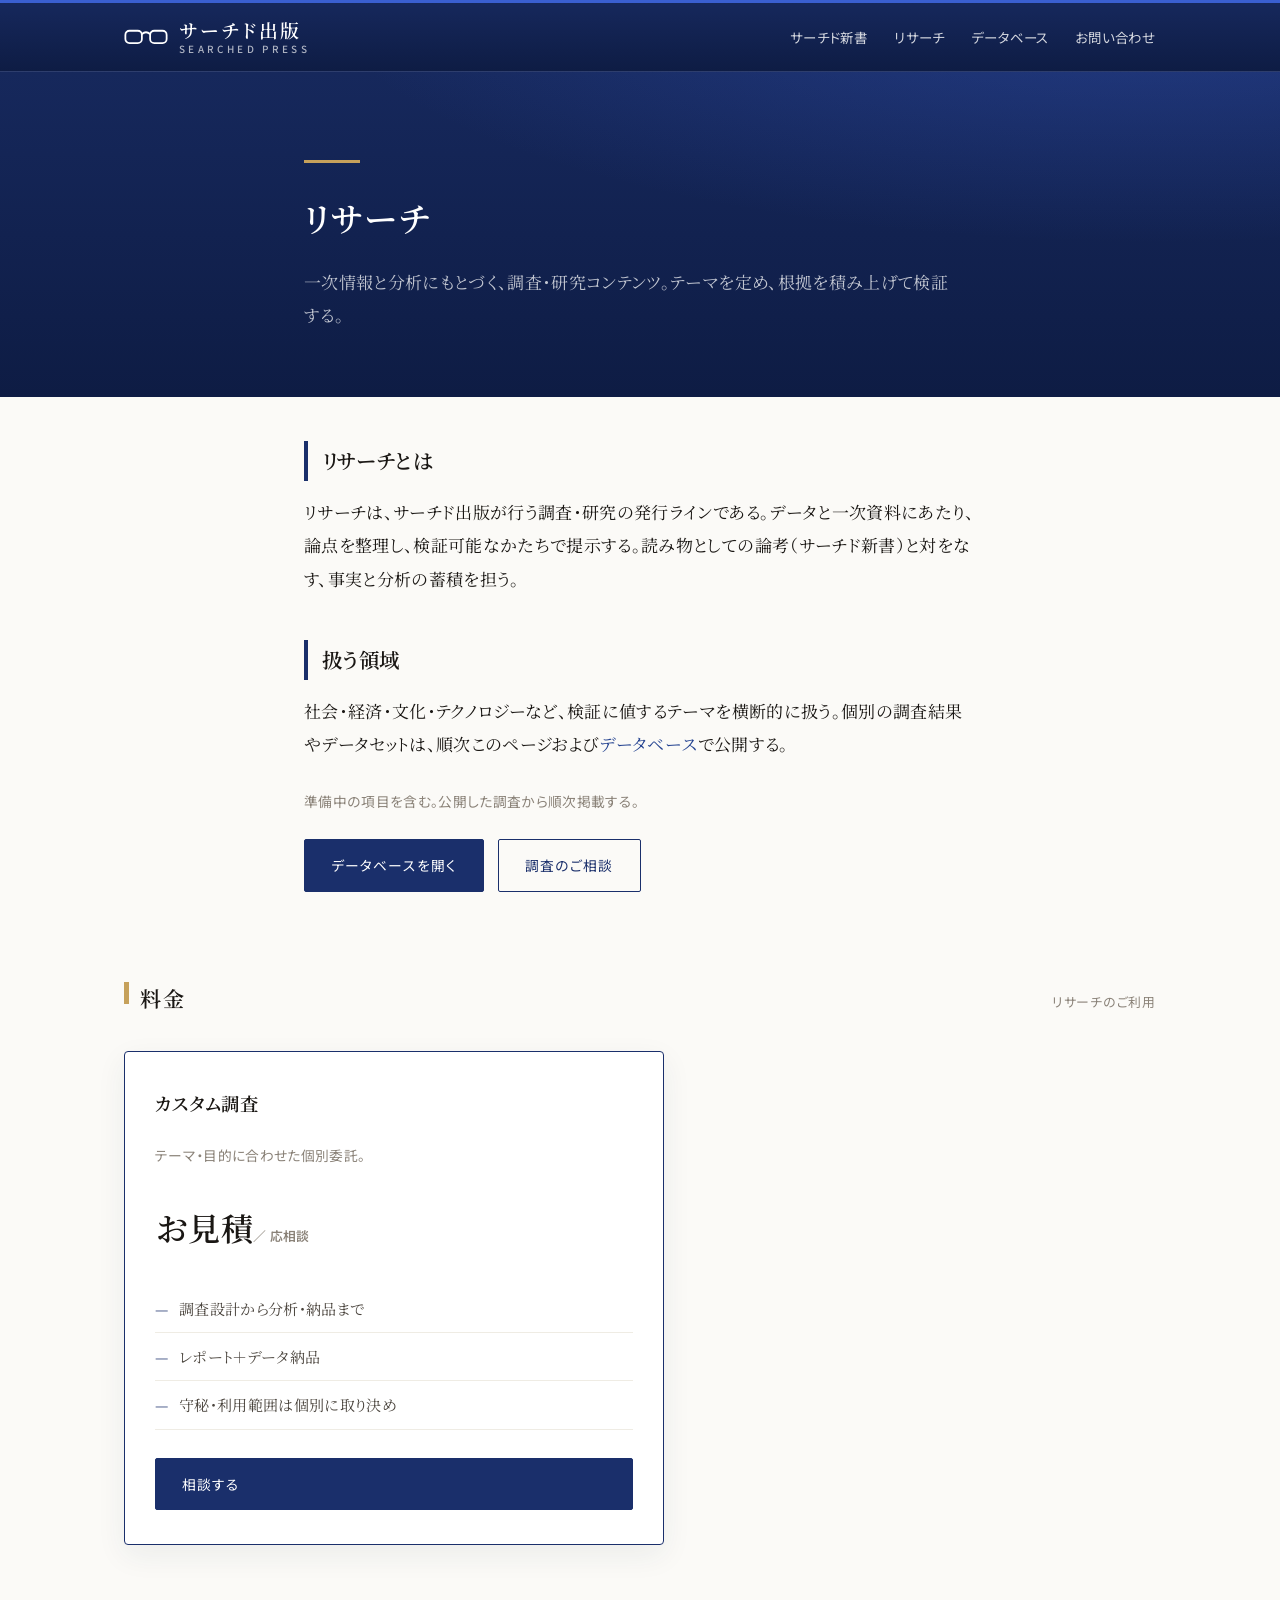
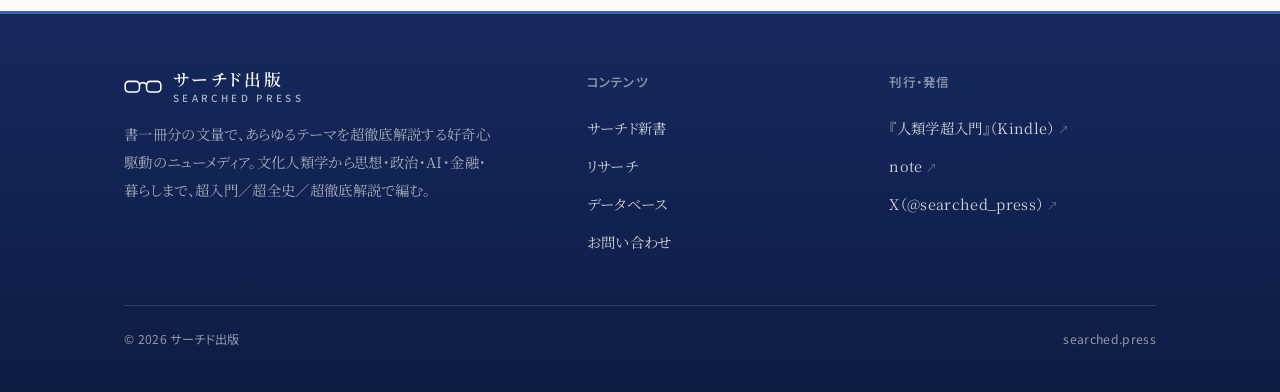
<file: research.html>
<!DOCTYPE html>
<html lang="ja">
<head>
<meta charset="UTF-8">
<meta name="viewport" content="width=device-width, initial-scale=1.0">
<title>リサーチ｜サーチド出版</title>
<meta name="description" content="リサーチは、一次情報と分析にもとづく調査・研究コンテンツ。テーマを定め、根拠を積み上げて検証する。">
<link rel="preconnect" href="https://fonts.googleapis.com">
<link rel="preconnect" href="https://fonts.gstatic.com" crossorigin>
<link href="https://fonts.googleapis.com/css2?family=Noto+Serif+JP:wght@400;500;600;700&family=Noto+Sans+JP:wght@400;500;600&display=swap" rel="stylesheet">
<link rel="stylesheet" href="/assets/style.css">
</head>
<body>

<header class="site-header">
  <div class="wrap">
    <a class="brand" href="/">サーチド出版<span class="en">SEARCHED&nbsp;PRESS</span></a>
    <nav class="nav">
      <a href="/shinsho.html">サーチド新書</a>
      <a href="/research.html">リサーチ</a>
      <a href="/articles.html">データベース</a>
      <a href="/pricing.html">購読・購入</a>
      <a href="/contact.html">お問い合わせ</a>
    </nav>
  </div>
</header>

<main>
  <section class="page-head">
    <div class="read">
      <h1>リサーチ</h1>
      <p>一次情報と分析にもとづく、調査・研究コンテンツ。テーマを定め、根拠を積み上げて検証する。</p>
    </div>
  </section>

  <section class="prose">
    <div class="read">
      <h2>リサーチとは</h2>
      <p>リサーチは、サーチド出版が行う調査・研究の発行ラインである。データと一次資料にあたり、論点を整理し、検証可能なかたちで提示する。読み物としての論考（サーチド新書）と対をなす、事実と分析の蓄積を担う。</p>

      <h2>扱う領域</h2>
      <p>社会・経済・文化・テクノロジーなど、検証に値するテーマを横断的に扱う。個別の調査結果やデータセットは、順次このページおよび<a href="/articles.html">データベース</a>で公開する。</p>

      <p class="note" style="margin-top:28px;">準備中の項目を含む。公開した調査から順次掲載する。</p>

      <div class="hero-actions" style="margin-top:24px;">
        <a class="btn primary" href="/articles.html">データベースを開く</a>
        <a class="btn" href="/contact.html">調査のご相談</a>
      </div>
    </div>
  </section>

  <!-- 料金 -->
  <section class="section">
    <div class="wrap">
      <div class="section-head">
        <h2>料金</h2>
        <span class="more">リサーチのご利用</span>
      </div>
      <div class="plans" style="grid-template-columns:1fr; max-width:540px;">
        <div class="plan featured">
          <h3>カスタム調査</h3>
          <p class="note">テーマ・目的に合わせた個別委託。</p>
          <div class="price">お見積<small>／ 応相談</small></div>
          <ul>
            <li>調査設計から分析・納品まで</li>
            <li>レポート＋データ納品</li>
            <li>守秘・利用範囲は個別に取り決め</li>
          </ul>
          <a class="btn primary" href="/contact.html">相談する</a>
        </div>
      </div>
    </div>
  </section>
</main>

<div id="site-footer"></div>
<script src="/assets/footer.js"></script>
</body>
</html>
</file>
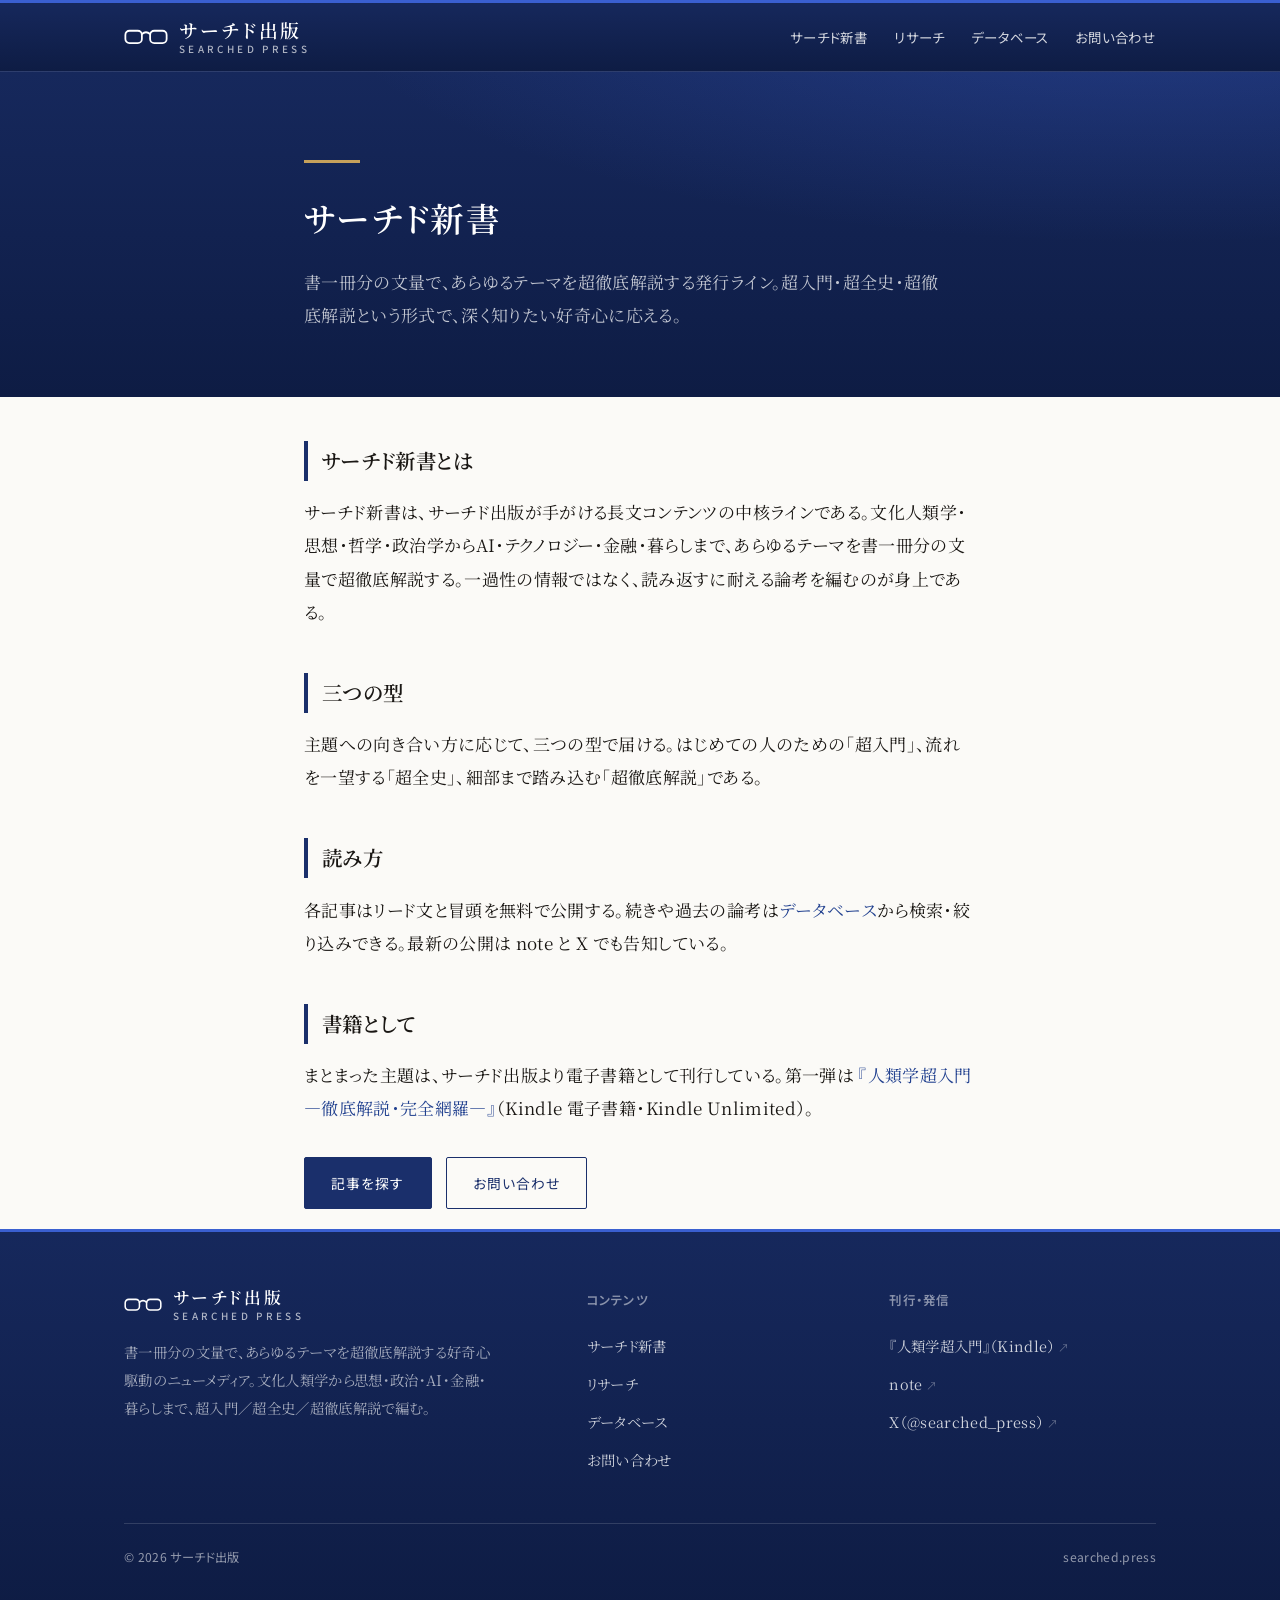
<file: shinsho.html>
<!DOCTYPE html>
<html lang="ja">
<head>
<meta charset="UTF-8">
<meta name="viewport" content="width=device-width, initial-scale=1.0">
<title>サーチド新書｜サーチド出版</title>
<meta name="description" content="サーチド新書は、新書らしい知的で読みごたえのある長文の発行ライン。深い分析と教養を、検索可能な知として編む。">
<link rel="preconnect" href="https://fonts.googleapis.com">
<link rel="preconnect" href="https://fonts.gstatic.com" crossorigin>
<link href="https://fonts.googleapis.com/css2?family=Noto+Serif+JP:wght@400;500;600;700&family=Noto+Sans+JP:wght@400;500;600&display=swap" rel="stylesheet">
<link rel="stylesheet" href="/assets/style.css">
</head>
<body>

<header class="site-header">
  <div class="wrap">
    <a class="brand" href="/">サーチド出版<span class="en">SEARCHED&nbsp;PRESS</span></a>
    <nav class="nav">
      <a href="/shinsho.html">サーチド新書</a>
      <a href="/research.html">リサーチ</a>
      <a href="/articles.html">データベース</a>
      <a href="/pricing.html">購読・購入</a>
      <a href="/contact.html">お問い合わせ</a>
    </nav>
  </div>
</header>

<main>
  <section class="page-head">
    <div class="read">
      <h1>サーチド新書</h1>
      <p>書一冊分の文量で、あらゆるテーマを超徹底解説する発行ライン。超入門・超全史・超徹底解説という形式で、深く知りたい好奇心に応える。</p>
    </div>
  </section>

  <section class="prose">
    <div class="read">
      <h2>サーチド新書とは</h2>
      <p>サーチド新書は、サーチド出版が手がける長文コンテンツの中核ラインである。文化人類学・思想・哲学・政治学からAI・テクノロジー・金融・暮らしまで、あらゆるテーマを書一冊分の文量で超徹底解説する。一過性の情報ではなく、読み返すに耐える論考を編むのが身上である。</p>

      <h2>三つの型</h2>
      <p>主題への向き合い方に応じて、三つの型で届ける。はじめての人のための「超入門」、流れを一望する「超全史」、細部まで踏み込む「超徹底解説」である。</p>

      <h2>読み方</h2>
      <p>各記事はリード文と冒頭を無料で公開する。続きや過去の論考は<a href="/articles.html">データベース</a>から検索・絞り込みできる。最新の公開は note と X でも告知している。</p>

      <h2>書籍として</h2>
      <p>まとまった主題は、サーチド出版より電子書籍として刊行している。第一弾は <a href="https://www.amazon.co.jp/dp/B0H3QDHRFP" target="_blank" rel="noopener">『人類学超入門 ―徹底解説・完全網羅―』</a>（Kindle 電子書籍・Kindle Unlimited）。</p>

      <div class="hero-actions" style="margin-top:32px;">
        <a class="btn primary" href="/articles.html">記事を探す</a>
        <a class="btn" href="/contact.html">お問い合わせ</a>
      </div>
    </div>
  </section>
</main>

<div id="site-footer"></div>
<script src="/assets/footer.js"></script>
</body>
</html>
</file>
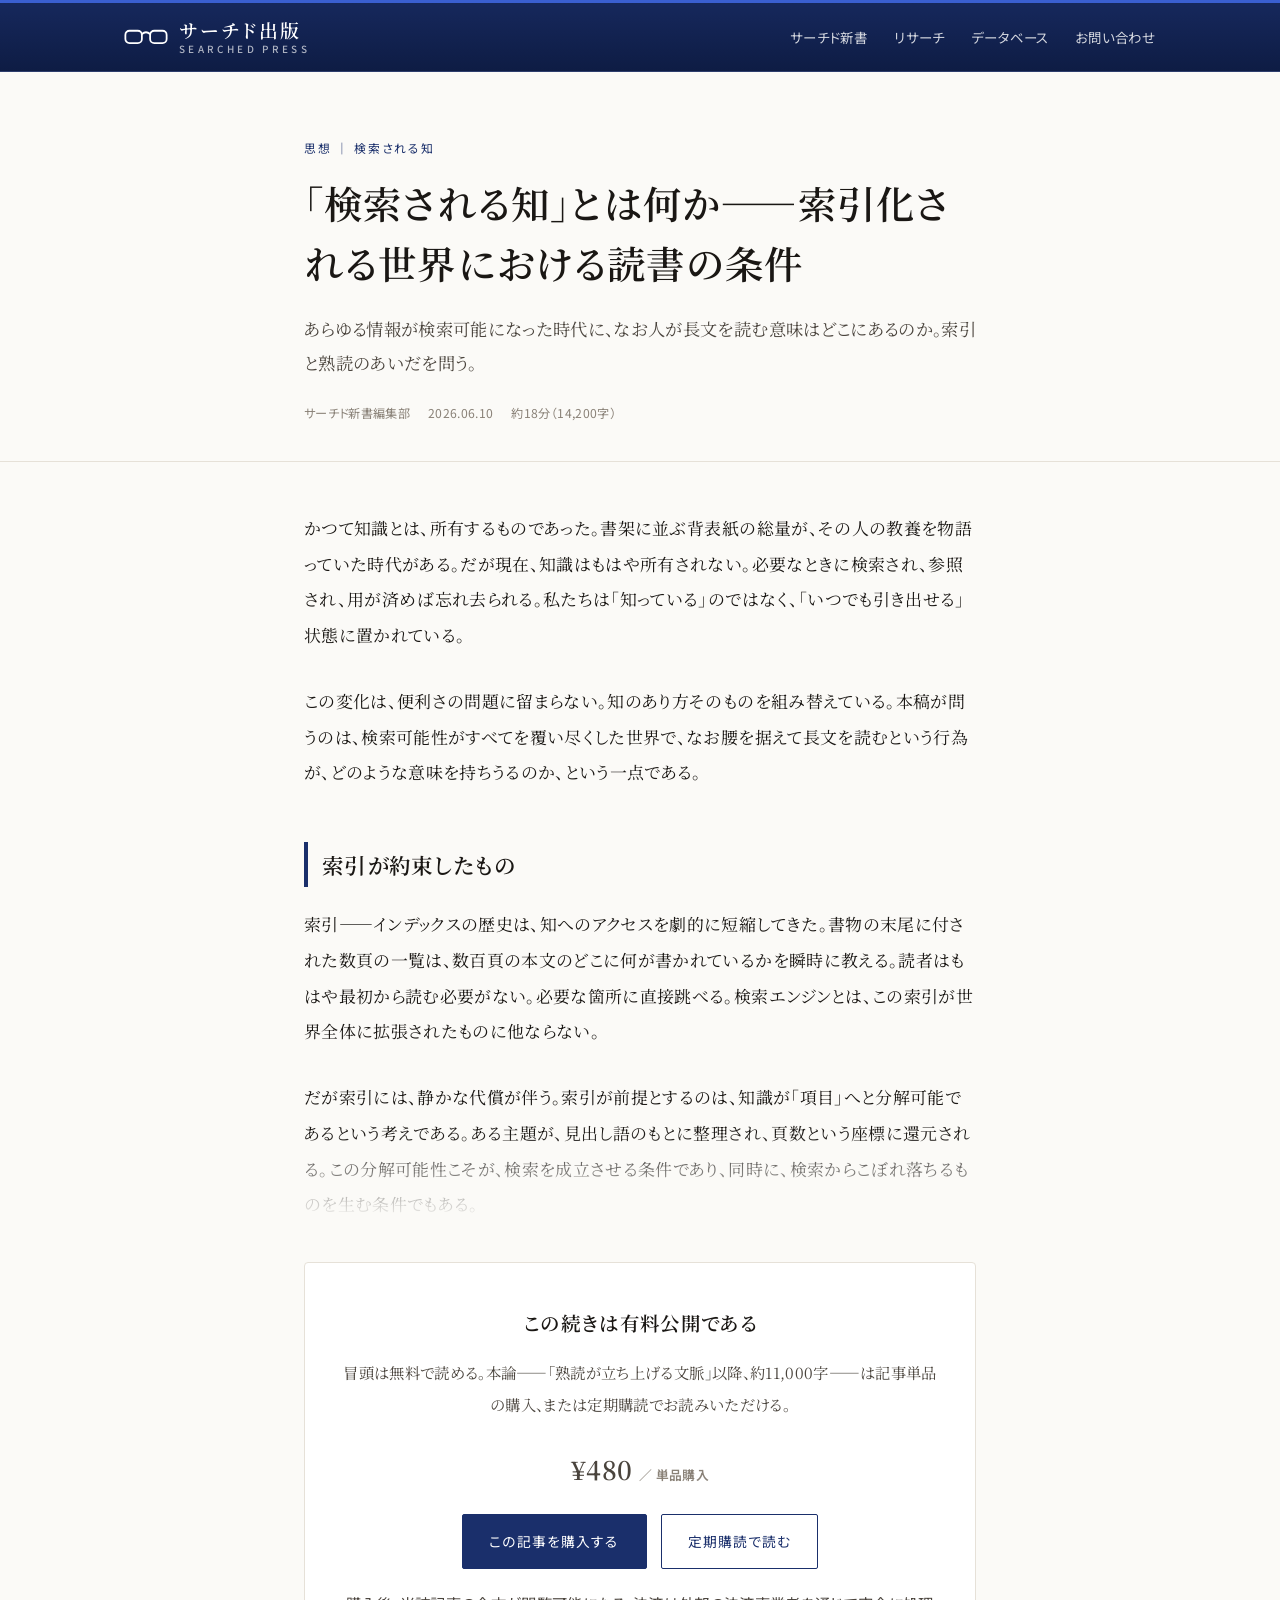
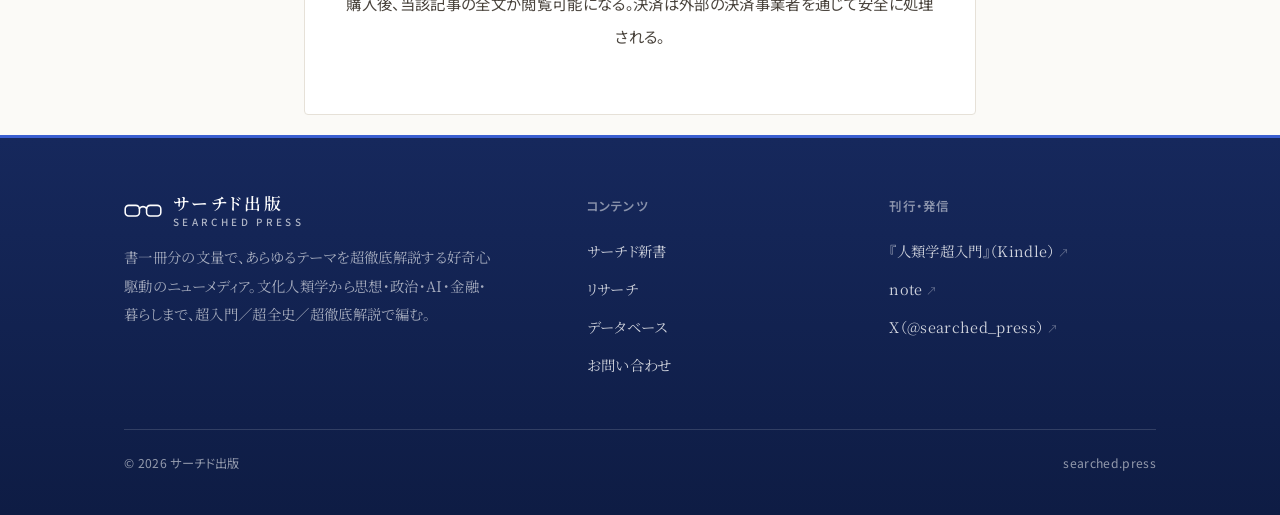
<file: articles/sample.html>
<!DOCTYPE html>
<html lang="ja">
<head>
<meta charset="UTF-8">
<meta name="viewport" content="width=device-width, initial-scale=1.0">
<title>「検索される知」とは何か｜サーチド新書</title>
<meta name="description" content="あらゆる情報が検索可能になった時代に、なお人が長文を読む意味はどこにあるのか。索引と熟読のあいだを問う。">
<meta property="og:title" content="「検索される知」とは何か——索引化される世界における読書の条件">
<meta property="og:description" content="索引と熟読のあいだを問う。">
<meta property="og:type" content="article">
<link rel="preconnect" href="https://fonts.googleapis.com">
<link rel="preconnect" href="https://fonts.gstatic.com" crossorigin>
<link href="https://fonts.googleapis.com/css2?family=Noto+Serif+JP:wght@400;500;600;700&family=Noto+Sans+JP:wght@400;500;600&display=swap" rel="stylesheet">
<link rel="stylesheet" href="/assets/style.css">
</head>
<body>

<header class="site-header">
  <div class="wrap">
    <a class="brand" href="/">サーチド新書<span class="en">SEARCHED&nbsp;PRESS</span></a>
    <nav class="nav">
      <a href="/articles.html">記事一覧</a>
      <a href="/about.html">編集方針</a>
      <a href="/pricing.html">購読・購入</a>
      <a href="/contact.html">お問い合わせ</a>
    </nav>
  </div>
</header>

<main>
  <article>
    <div class="article-head">
      <div class="read">
        <div class="cat">思想 ｜ 検索される知</div>
        <h1>「検索される知」とは何か——索引化される世界における読書の条件</h1>
        <p class="lead">あらゆる情報が検索可能になった時代に、なお人が長文を読む意味はどこにあるのか。索引と熟読のあいだを問う。</p>
        <div class="meta">
          <span>サーチド新書編集部</span>
          <span>2026.06.10</span>
          <span>約18分（14,200字）</span>
        </div>
      </div>
    </div>

    <div class="article-body">
      <div class="read">
        <!-- 無料公開部分（リード＋冒頭） -->
        <p>かつて知識とは、所有するものであった。書架に並ぶ背表紙の総量が、その人の教養を物語っていた時代がある。だが現在、知識はもはや所有されない。必要なときに検索され、参照され、用が済めば忘れ去られる。私たちは「知っている」のではなく、「いつでも引き出せる」状態に置かれている。</p>

        <p>この変化は、便利さの問題に留まらない。知のあり方そのものを組み替えている。本稿が問うのは、検索可能性がすべてを覆い尽くした世界で、なお腰を据えて長文を読むという行為が、どのような意味を持ちうるのか、という一点である。</p>

        <h2>索引が約束したもの</h2>
        <p>索引——インデックスの歴史は、知へのアクセスを劇的に短縮してきた。書物の末尾に付された数頁の一覧は、数百頁の本文のどこに何が書かれているかを瞬時に教える。読者はもはや最初から読む必要がない。必要な箇所に直接跳べる。検索エンジンとは、この索引が世界全体に拡張されたものに他ならない。</p>

        <p>だが索引には、静かな代償が伴う。索引が前提とするのは、知識が「項目」へと分解可能であるという考えである。ある主題が、見出し語のもとに整理され、頁数という座標に還元される。この分解可能性こそが、検索を成立させる条件であり、同時に、検索からこぼれ落ちるものを生む条件でもある。</p>

        <!-- ペイウォール開始 -->
      </div>

      <div class="paywall">
        <div class="read">
          <div class="paywall-box">
            <h3>この続きは有料公開である</h3>
            <p>冒頭は無料で読める。本論——「熟読が立ち上げる文脈」以降、約11,000字——は記事単品の購入、または定期購読でお読みいただける。</p>
            <p class="price">¥480 <small>／ 単品購入</small></p>
            <div class="hero-actions" style="justify-content:center; margin-top:18px;">
              <!-- 運用時：Stripe Payment Link / Checkout の URL を差し込む -->
              <a class="btn primary" href="/pricing.html">この記事を購入する</a>
              <a class="btn" href="/pricing.html">定期購読で読む</a>
            </div>
            <p class="note" style="margin-top:18px;">購入後、当該記事の全文が閲覧可能になる。決済は外部の決済事業者を通じて安全に処理される。</p>
          </div>
        </div>
      </div>
    </div>
    </article>
  </main>

<div id="site-footer"></div>
<script src="/assets/footer.js"></script>
</body>
</html>
</file>
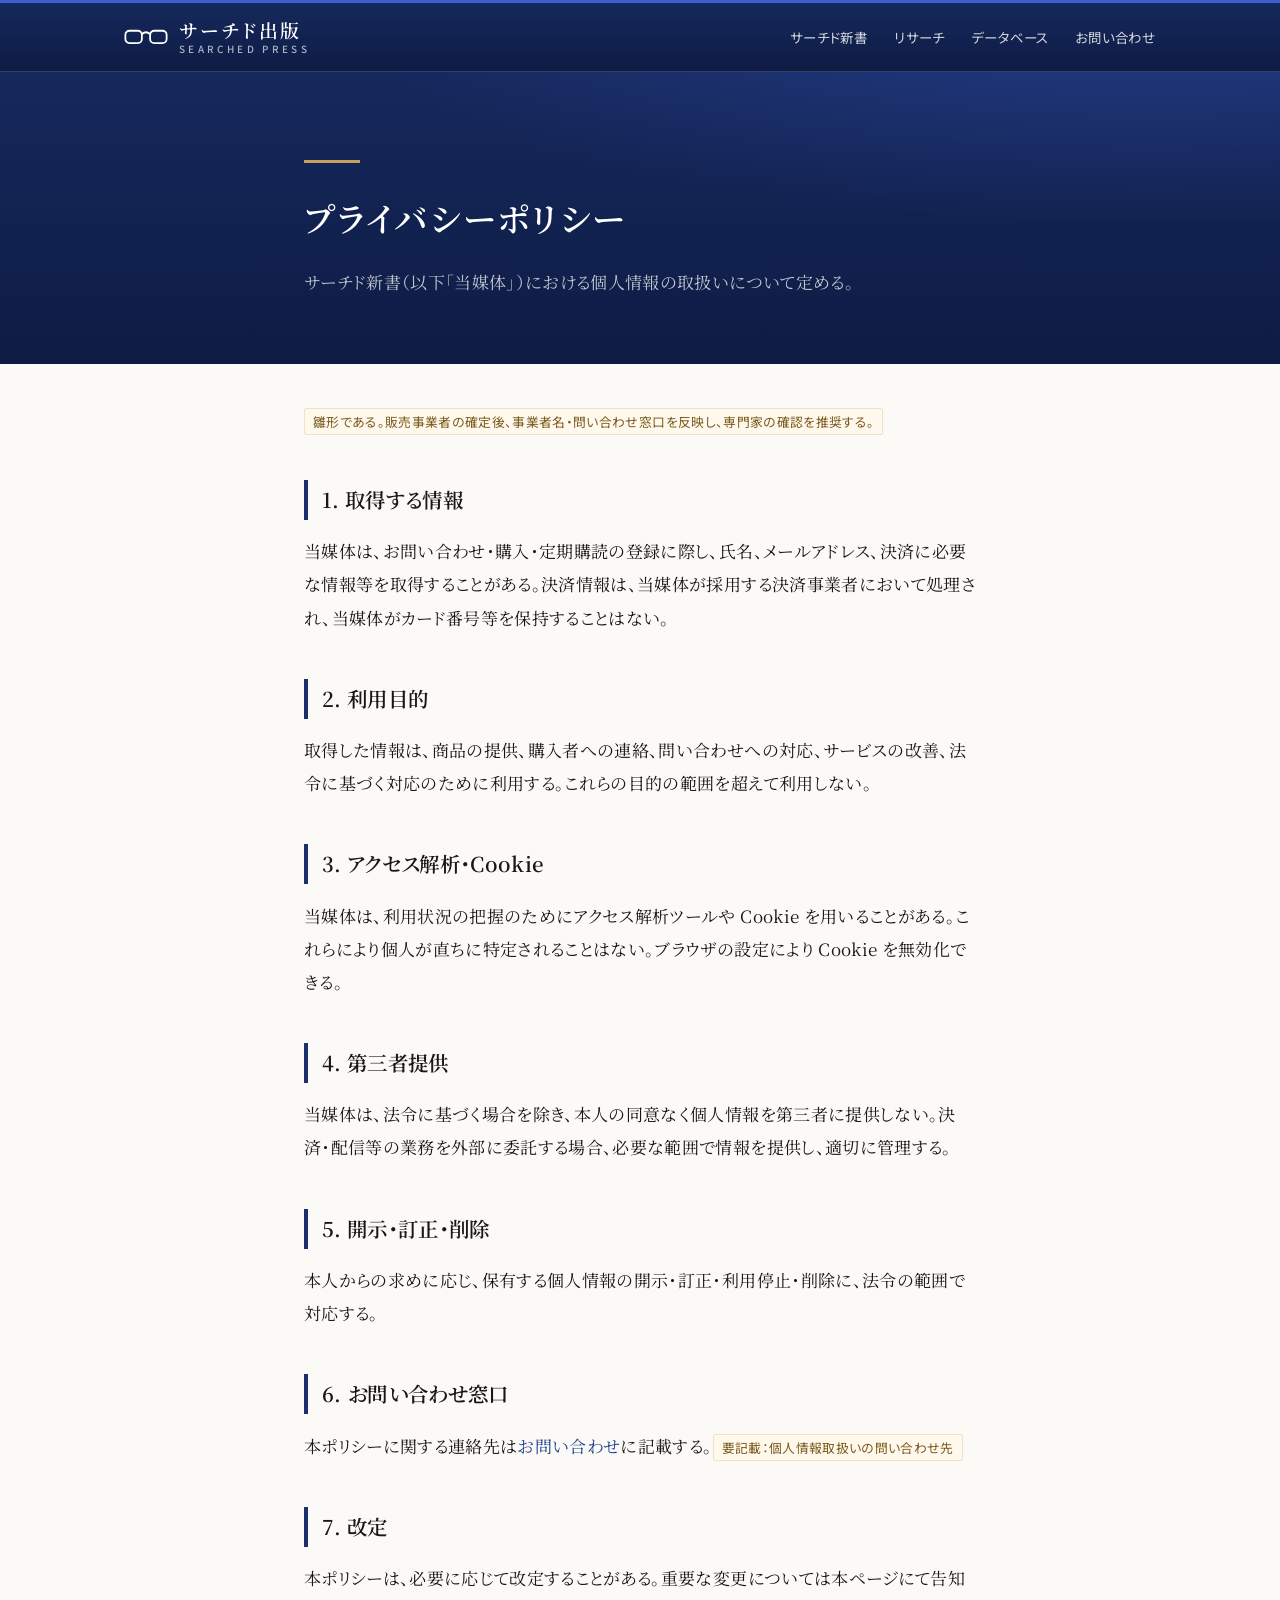
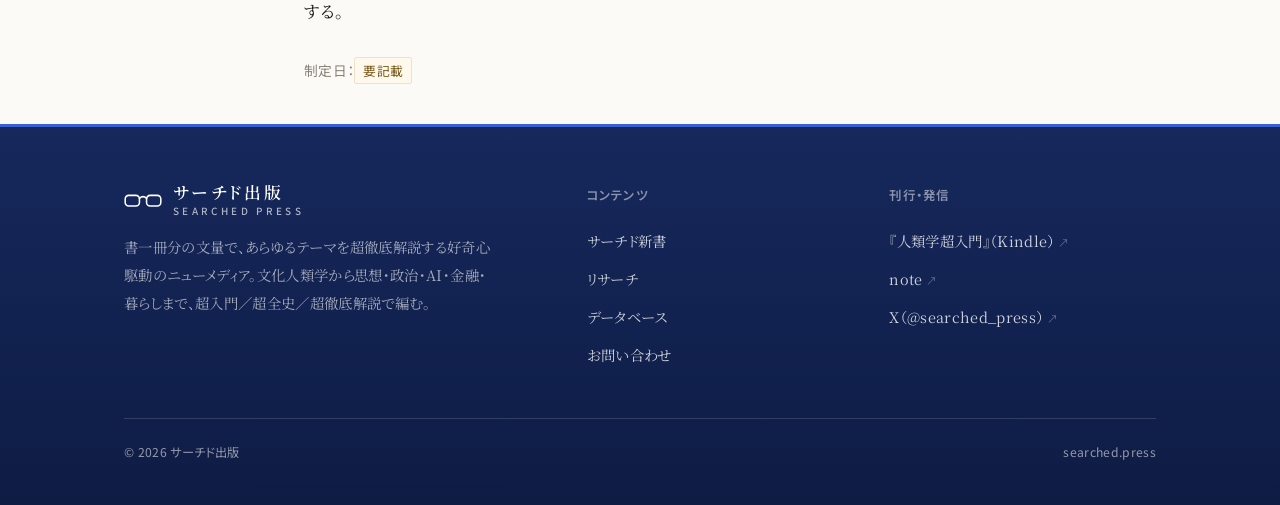
<file: legal/privacy.html>
<!DOCTYPE html>
<html lang="ja">
<head>
<meta charset="UTF-8">
<meta name="viewport" content="width=device-width, initial-scale=1.0">
<title>プライバシーポリシー｜サーチド新書</title>
<meta name="robots" content="noindex">
<link rel="preconnect" href="https://fonts.googleapis.com">
<link rel="preconnect" href="https://fonts.gstatic.com" crossorigin>
<link href="https://fonts.googleapis.com/css2?family=Noto+Serif+JP:wght@400;500;600;700&family=Noto+Sans+JP:wght@400;500;600&display=swap" rel="stylesheet">
<link rel="stylesheet" href="/assets/style.css">
</head>
<body>

<header class="site-header">
  <div class="wrap">
    <a class="brand" href="/">サーチド新書<span class="en">SEARCHED&nbsp;PRESS</span></a>
    <nav class="nav">
      <a href="/articles.html">記事一覧</a>
      <a href="/about.html">編集方針</a>
      <a href="/pricing.html">購読・購入</a>
      <a href="/contact.html">お問い合わせ</a>
    </nav>
  </div>
</header>

<main>
  <section class="page-head">
    <div class="read">
      <h1>プライバシーポリシー</h1>
      <p>サーチド新書（以下「当媒体」）における個人情報の取扱いについて定める。</p>
    </div>
  </section>

  <section class="prose">
    <div class="read">
      <p class="note" style="margin-bottom:24px;"><span class="todo">雛形である。販売事業者の確定後、事業者名・問い合わせ窓口を反映し、専門家の確認を推奨する。</span></p>

      <h2>1. 取得する情報</h2>
      <p>当媒体は、お問い合わせ・購入・定期購読の登録に際し、氏名、メールアドレス、決済に必要な情報等を取得することがある。決済情報は、当媒体が採用する決済事業者において処理され、当媒体がカード番号等を保持することはない。</p>

      <h2>2. 利用目的</h2>
      <p>取得した情報は、商品の提供、購入者への連絡、問い合わせへの対応、サービスの改善、法令に基づく対応のために利用する。これらの目的の範囲を超えて利用しない。</p>

      <h2>3. アクセス解析・Cookie</h2>
      <p>当媒体は、利用状況の把握のためにアクセス解析ツールや Cookie を用いることがある。これらにより個人が直ちに特定されることはない。ブラウザの設定により Cookie を無効化できる。</p>

      <h2>4. 第三者提供</h2>
      <p>当媒体は、法令に基づく場合を除き、本人の同意なく個人情報を第三者に提供しない。決済・配信等の業務を外部に委託する場合、必要な範囲で情報を提供し、適切に管理する。</p>

      <h2>5. 開示・訂正・削除</h2>
      <p>本人からの求めに応じ、保有する個人情報の開示・訂正・利用停止・削除に、法令の範囲で対応する。</p>

      <h2>6. お問い合わせ窓口</h2>
      <p>本ポリシーに関する連絡先は<a href="/contact.html">お問い合わせ</a>に記載する。<span class="todo">要記載：個人情報取扱いの問い合わせ先</span></p>

      <h2>7. 改定</h2>
      <p>本ポリシーは、必要に応じて改定することがある。重要な変更については本ページにて告知する。</p>

      <p class="note" style="margin-top:30px;">制定日：<span class="todo">要記載</span></p>
    </div>
  </section>
</main>

<div id="site-footer"></div>
<script src="/assets/footer.js"></script>
</body>
</html>
</file>
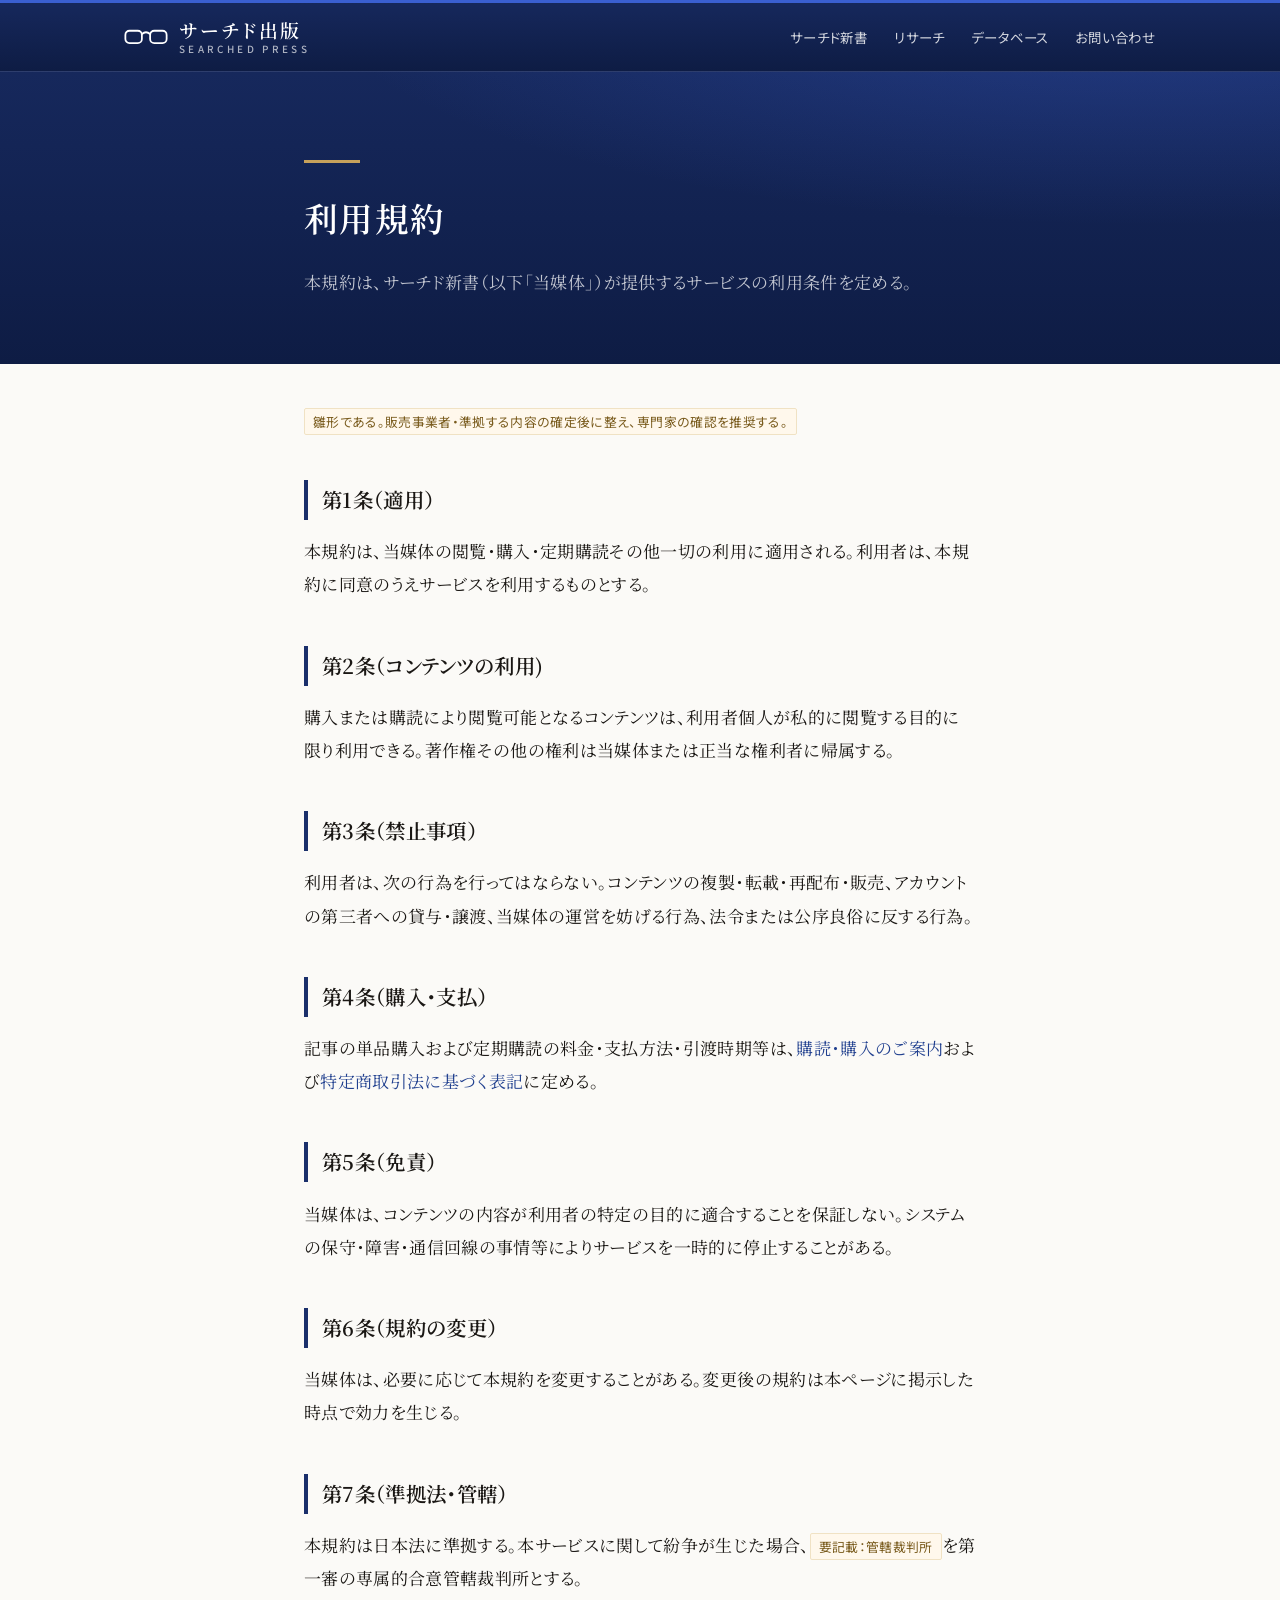
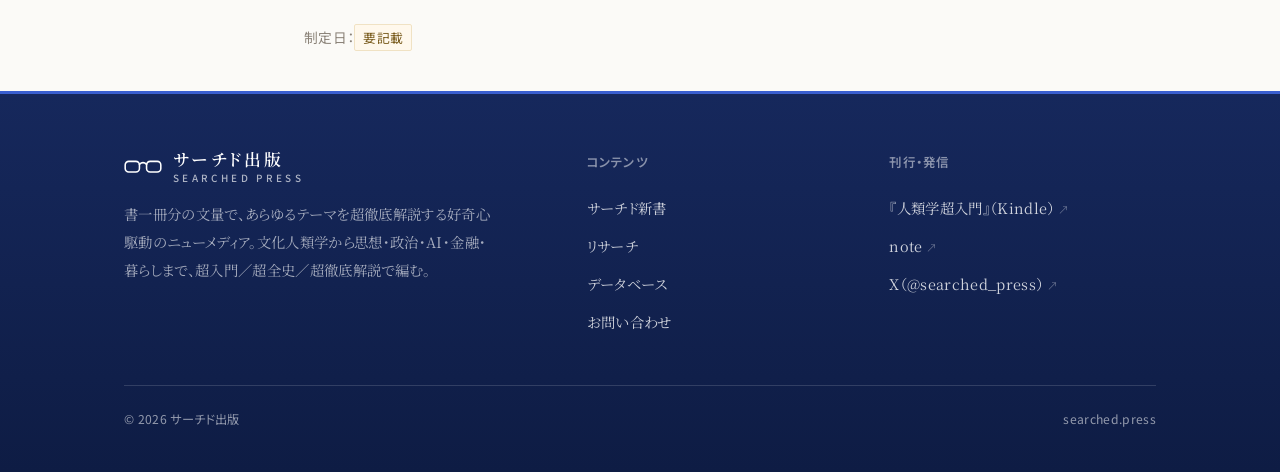
<file: legal/terms.html>
<!DOCTYPE html>
<html lang="ja">
<head>
<meta charset="UTF-8">
<meta name="viewport" content="width=device-width, initial-scale=1.0">
<title>利用規約｜サーチド新書</title>
<meta name="robots" content="noindex">
<link rel="preconnect" href="https://fonts.googleapis.com">
<link rel="preconnect" href="https://fonts.gstatic.com" crossorigin>
<link href="https://fonts.googleapis.com/css2?family=Noto+Serif+JP:wght@400;500;600;700&family=Noto+Sans+JP:wght@400;500;600&display=swap" rel="stylesheet">
<link rel="stylesheet" href="/assets/style.css">
</head>
<body>

<header class="site-header">
  <div class="wrap">
    <a class="brand" href="/">サーチド新書<span class="en">SEARCHED&nbsp;PRESS</span></a>
    <nav class="nav">
      <a href="/articles.html">記事一覧</a>
      <a href="/about.html">編集方針</a>
      <a href="/pricing.html">購読・購入</a>
      <a href="/contact.html">お問い合わせ</a>
    </nav>
  </div>
</header>

<main>
  <section class="page-head">
    <div class="read">
      <h1>利用規約</h1>
      <p>本規約は、サーチド新書（以下「当媒体」）が提供するサービスの利用条件を定める。</p>
    </div>
  </section>

  <section class="prose">
    <div class="read">
      <p class="note" style="margin-bottom:24px;"><span class="todo">雛形である。販売事業者・準拠する内容の確定後に整え、専門家の確認を推奨する。</span></p>

      <h2>第1条（適用）</h2>
      <p>本規約は、当媒体の閲覧・購入・定期購読その他一切の利用に適用される。利用者は、本規約に同意のうえサービスを利用するものとする。</p>

      <h2>第2条（コンテンツの利用)</h2>
      <p>購入または購読により閲覧可能となるコンテンツは、利用者個人が私的に閲覧する目的に限り利用できる。著作権その他の権利は当媒体または正当な権利者に帰属する。</p>

      <h2>第3条（禁止事項）</h2>
      <p>利用者は、次の行為を行ってはならない。コンテンツの複製・転載・再配布・販売、アカウントの第三者への貸与・譲渡、当媒体の運営を妨げる行為、法令または公序良俗に反する行為。</p>

      <h2>第4条（購入・支払）</h2>
      <p>記事の単品購入および定期購読の料金・支払方法・引渡時期等は、<a href="/pricing.html">購読・購入のご案内</a>および<a href="/legal/tokushoho.html">特定商取引法に基づく表記</a>に定める。</p>

      <h2>第5条（免責）</h2>
      <p>当媒体は、コンテンツの内容が利用者の特定の目的に適合することを保証しない。システムの保守・障害・通信回線の事情等によりサービスを一時的に停止することがある。</p>

      <h2>第6条（規約の変更）</h2>
      <p>当媒体は、必要に応じて本規約を変更することがある。変更後の規約は本ページに掲示した時点で効力を生じる。</p>

      <h2>第7条（準拠法・管轄）</h2>
      <p>本規約は日本法に準拠する。本サービスに関して紛争が生じた場合、<span class="todo">要記載：管轄裁判所</span>を第一審の専属的合意管轄裁判所とする。</p>

      <p class="note" style="margin-top:30px;">制定日：<span class="todo">要記載</span></p>
    </div>
  </section>
</main>

<div id="site-footer"></div>
<script src="/assets/footer.js"></script>
</body>
</html>
</file>
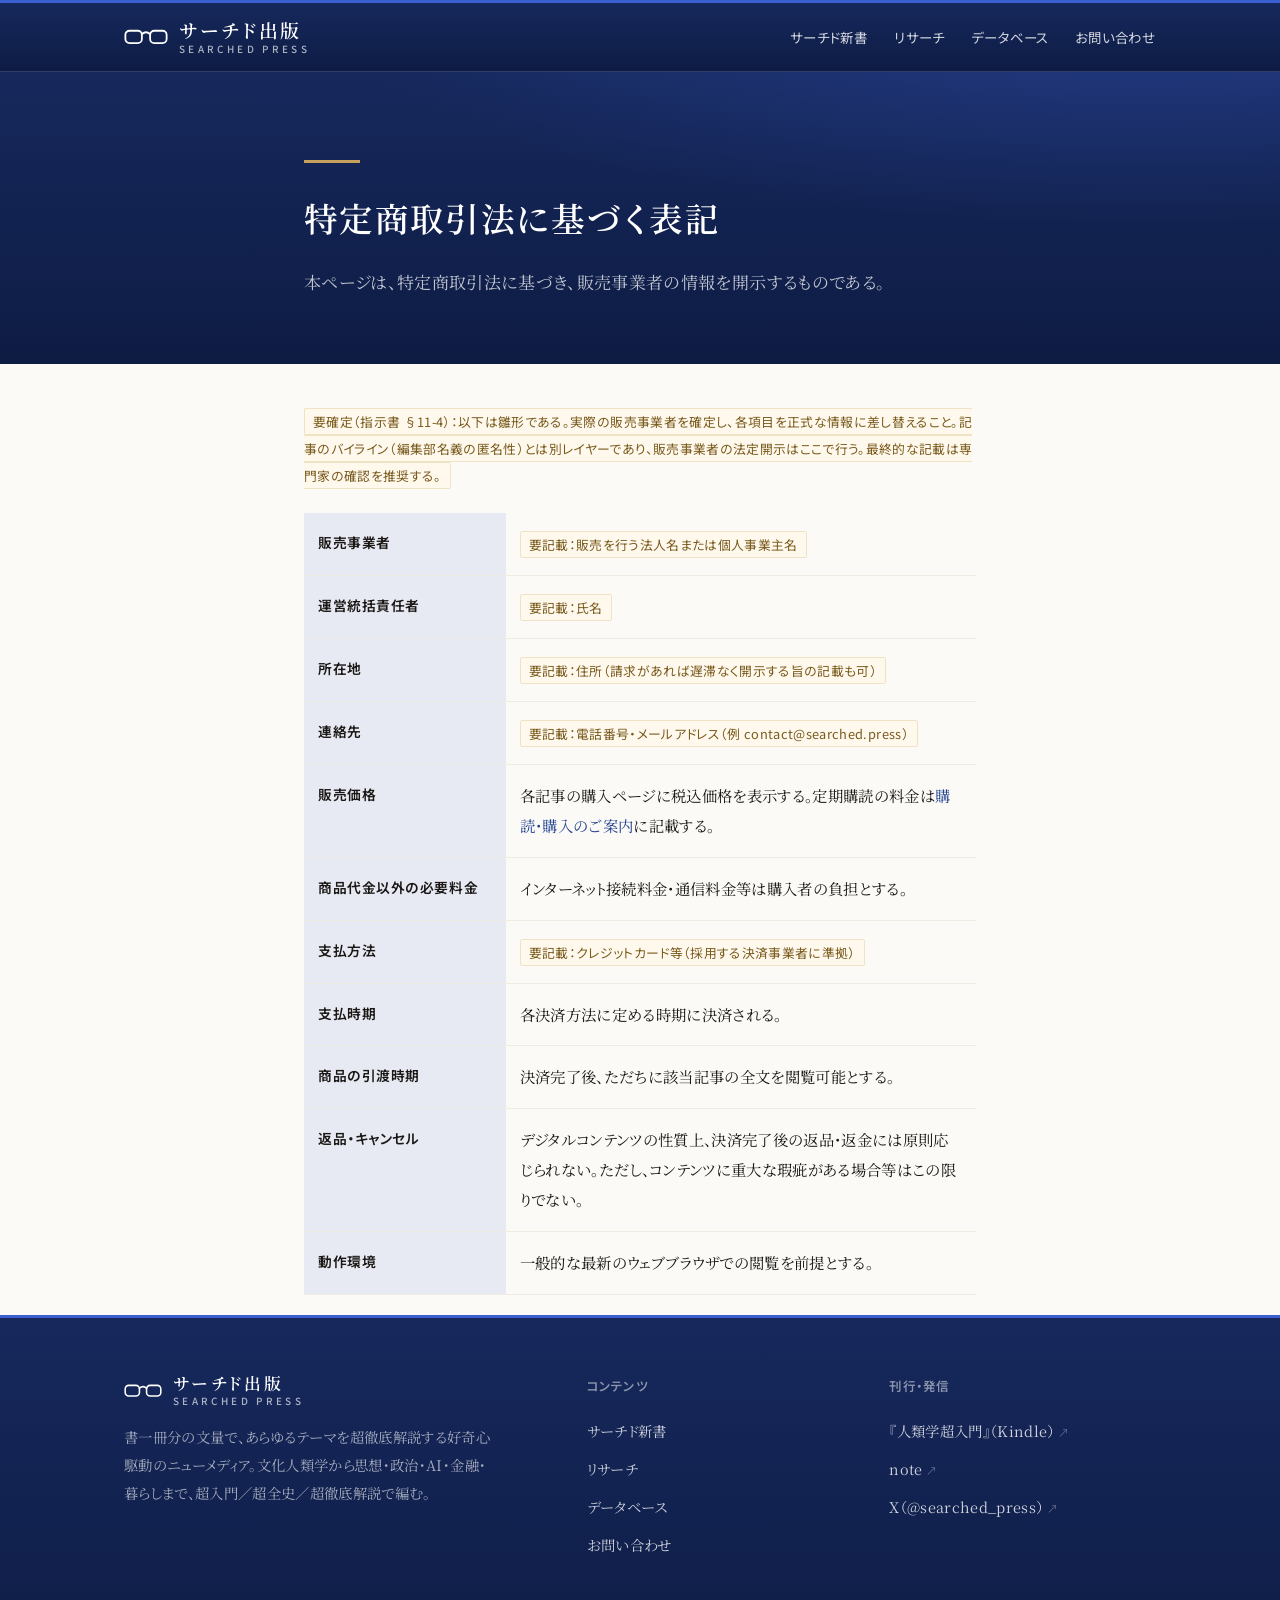
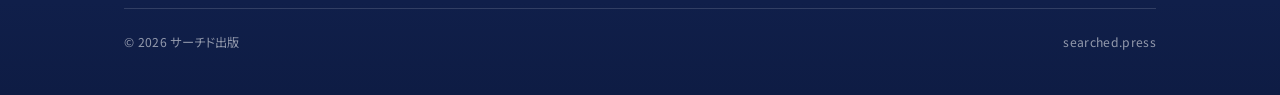
<file: legal/tokushoho.html>
<!DOCTYPE html>
<html lang="ja">
<head>
<meta charset="UTF-8">
<meta name="viewport" content="width=device-width, initial-scale=1.0">
<title>特定商取引法に基づく表記｜サーチド新書</title>
<meta name="robots" content="noindex">
<link rel="preconnect" href="https://fonts.googleapis.com">
<link rel="preconnect" href="https://fonts.gstatic.com" crossorigin>
<link href="https://fonts.googleapis.com/css2?family=Noto+Serif+JP:wght@400;500;600;700&family=Noto+Sans+JP:wght@400;500;600&display=swap" rel="stylesheet">
<link rel="stylesheet" href="/assets/style.css">
</head>
<body>

<header class="site-header">
  <div class="wrap">
    <a class="brand" href="/">サーチド新書<span class="en">SEARCHED&nbsp;PRESS</span></a>
    <nav class="nav">
      <a href="/articles.html">記事一覧</a>
      <a href="/about.html">編集方針</a>
      <a href="/pricing.html">購読・購入</a>
      <a href="/contact.html">お問い合わせ</a>
    </nav>
  </div>
</header>

<main>
  <section class="page-head">
    <div class="read">
      <h1>特定商取引法に基づく表記</h1>
      <p>本ページは、特定商取引法に基づき、販売事業者の情報を開示するものである。</p>
    </div>
  </section>

  <section class="prose">
    <div class="read">
      <p class="note" style="margin-bottom:24px;">
        <span class="todo">要確定（指示書 §11-4）：以下は雛形である。実際の販売事業者を確定し、各項目を正式な情報に差し替えること。記事のバイライン（編集部名義の匿名性）とは別レイヤーであり、販売事業者の法定開示はここで行う。最終的な記載は専門家の確認を推奨する。</span>
      </p>
      <table class="def-table">
        <tr><th>販売事業者</th><td><span class="todo">要記載：販売を行う法人名または個人事業主名</span></td></tr>
        <tr><th>運営統括責任者</th><td><span class="todo">要記載：氏名</span></td></tr>
        <tr><th>所在地</th><td><span class="todo">要記載：住所（請求があれば遅滞なく開示する旨の記載も可）</span></td></tr>
        <tr><th>連絡先</th><td><span class="todo">要記載：電話番号・メールアドレス（例 contact@searched.press）</span></td></tr>
        <tr><th>販売価格</th><td>各記事の購入ページに税込価格を表示する。定期購読の料金は<a href="/pricing.html">購読・購入のご案内</a>に記載する。</td></tr>
        <tr><th>商品代金以外の必要料金</th><td>インターネット接続料金・通信料金等は購入者の負担とする。</td></tr>
        <tr><th>支払方法</th><td><span class="todo">要記載：クレジットカード等（採用する決済事業者に準拠）</span></td></tr>
        <tr><th>支払時期</th><td>各決済方法に定める時期に決済される。</td></tr>
        <tr><th>商品の引渡時期</th><td>決済完了後、ただちに該当記事の全文を閲覧可能とする。</td></tr>
        <tr><th>返品・キャンセル</th><td>デジタルコンテンツの性質上、決済完了後の返品・返金には原則応じられない。ただし、コンテンツに重大な瑕疵がある場合等はこの限りでない。</td></tr>
        <tr><th>動作環境</th><td>一般的な最新のウェブブラウザでの閲覧を前提とする。</td></tr>
      </table>
    </div>
  </section>
</main>

<div id="site-footer"></div>
<script src="/assets/footer.js"></script>
</body>
</html>
</file>
<file: assets/style.css>
/* ===========================================================
   サーチド新書 — searched.press
   共通スタイル / 明朝主体・白基調・低彩度アクセント
   =========================================================== */

:root {
  --ink: #1a1714;          /* 本文・主要テキスト（墨） */
  --ink-soft: #4a443d;     /* 副次テキスト */
  --ink-faint: #8a8278;    /* 補足・メタ情報 */
  --paper: #fbfaf7;        /* 基調（生成りの白） */
  --paper-pure: #ffffff;
  --line: #e6e1d8;         /* 罫線 */
  --line-soft: #efece4;
  --accent: #1a2f6b;       /* ネイビー（SEARCHED ブルー） */
  --accent-deep: #0e1c44;  /* 濃紺 */
  --accent-mid: #21408f;   /* 中間の青（リンク・強調用） */
  --accent-faint: #e7eaf3; /* 淡い紺 */
  --navy-grad: linear-gradient(180deg, #16285c 0%, #0e1c44 100%);
  --maxw: 1080px;
  --readw: 720px;
  --serif: "Noto Serif JP", "Hiragino Mincho ProN", "Yu Mincho",
           "YuMincho", "Songti SC", serif;
  --sans: "Noto Sans JP", "Hiragino Sans", "Yu Gothic", system-ui, sans-serif;
}

* { box-sizing: border-box; }

html {
  -webkit-text-size-adjust: 100%;
  scroll-behavior: smooth;
}

body {
  margin: 0;
  background: var(--paper);
  color: var(--ink);
  font-family: var(--serif);
  font-size: 17px;
  line-height: 1.95;
  letter-spacing: 0.02em;
  font-feature-settings: "palt" 1;
  -webkit-font-smoothing: antialiased;
}

a { color: var(--accent-mid); text-decoration: none; transition: color .18s ease; }
a:hover { color: var(--accent-deep); text-decoration: underline; text-underline-offset: 3px; }

img { max-width: 100%; display: block; }

.wrap { max-width: var(--maxw); margin: 0 auto; padding: 0 24px; }
.read { max-width: var(--readw); margin: 0 auto; padding: 0 24px; }

/* ---------- ヘッダー ---------- */
.site-header {
  border-top: 3px solid #3a5fd0;
  border-bottom: 1px solid rgba(255, 255, 255, 0.10);
  background: var(--navy-grad);
  position: sticky;
  top: 0;
  z-index: 50;
}
.site-header .wrap {
  display: flex;
  align-items: center;
  justify-content: space-between;
  height: 68px;
}
.brand {
  font-family: var(--serif);
  font-weight: 600;
  font-size: 1.18rem;
  letter-spacing: 0.14em;
  color: #ffffff;
}
.brand:hover { text-decoration: none; color: #ffffff; }
.brand .en {
  display: block;
  font-family: var(--sans);
  font-size: 0.62rem;
  letter-spacing: 0.34em;
  color: rgba(255, 255, 255, 0.66);
  font-weight: 500;
  margin-top: 2px;
}
.nav {
  display: flex;
  gap: 26px;
  font-family: var(--sans);
  font-size: 0.84rem;
  letter-spacing: 0.06em;
}
.nav a { color: rgba(255, 255, 255, 0.82); }
.nav a:hover { color: #ffffff; text-decoration: none; }
.nav-toggle { display: none; }

/* ---------- ヒーロー ---------- */
.hero {
  padding: 92px 0 76px;
  border-bottom: 1px solid var(--line);
  background:
    radial-gradient(120% 80% at 80% 0%, var(--accent-faint) 0%, transparent 55%),
    var(--paper);
}
.hero .lede {
  font-size: clamp(1.5rem, 3.4vw, 2.35rem);
  line-height: 1.65;
  font-weight: 600;
  max-width: 22em;
  margin: 0 0 22px;
  letter-spacing: 0.04em;
}
.hero .sub {
  color: var(--ink-soft);
  max-width: 34em;
  margin: 0 0 34px;
  font-size: 1.02rem;
}
.hero-actions { display: flex; gap: 14px; flex-wrap: wrap; }

/* ---------- ボタン ---------- */
.btn {
  display: inline-block;
  font-family: var(--sans);
  font-size: 0.86rem;
  letter-spacing: 0.08em;
  padding: 12px 26px;
  border: 1px solid var(--accent);
  color: var(--accent);
  background: transparent;
  border-radius: 2px;
  transition: all .18s ease;
  cursor: pointer;
}
.btn:hover { background: var(--accent); color: #fff; text-decoration: none; }
.btn.primary { background: var(--accent); color: #fff; }
.btn.primary:hover { background: var(--accent-deep); border-color: var(--accent-deep); }

/* ---------- セクション見出し ---------- */
.section { padding: 66px 0; }
.section + .section { border-top: 1px solid var(--line-soft); }
.section-head {
  display: flex;
  align-items: baseline;
  justify-content: space-between;
  margin-bottom: 32px;
}
.section-head h2 {
  font-size: 1.32rem;
  font-weight: 600;
  letter-spacing: 0.1em;
  margin: 0;
  position: relative;
  padding-left: 16px;
}
.section-head h2::before {
  content: "";
  position: absolute;
  left: 0; top: 0.18em;
  width: 4px; height: 1.05em;
  background: var(--accent);
}
.section-head .more {
  font-family: var(--sans);
  font-size: 0.8rem;
  letter-spacing: 0.06em;
  color: var(--ink-faint);
}

/* ---------- 記事カード ---------- */
.cards {
  display: grid;
  grid-template-columns: repeat(3, 1fr);
  gap: 30px;
}
.card {
  background: var(--paper-pure);
  border: 1px solid var(--line);
  border-radius: 3px;
  overflow: hidden;
  display: flex;
  flex-direction: column;
  transition: box-shadow .2s ease, transform .2s ease;
}
.card:hover { box-shadow: 0 10px 30px rgba(31, 51, 64, 0.08); transform: translateY(-2px); }
.card a { color: inherit; }
.card a:hover { text-decoration: none; }
.card .thumb {
  aspect-ratio: 16 / 9;
  background: linear-gradient(135deg, var(--accent-faint), #e7ecee);
  display: flex; align-items: center; justify-content: center;
  color: var(--accent);
  font-family: var(--sans);
  font-size: 0.7rem;
  letter-spacing: 0.3em;
}
.card .body { padding: 20px 22px 24px; display: flex; flex-direction: column; flex: 1; }
.card .cat {
  font-family: var(--sans);
  font-size: 0.7rem;
  letter-spacing: 0.12em;
  color: var(--accent);
  margin-bottom: 8px;
}
.card h3 {
  font-size: 1.08rem;
  line-height: 1.6;
  margin: 0 0 10px;
  font-weight: 600;
}
.card .lead {
  color: var(--ink-soft);
  font-size: 0.92rem;
  line-height: 1.8;
  margin: 0 0 16px;
  flex: 1;
}
.card .meta {
  font-family: var(--sans);
  font-size: 0.72rem;
  color: var(--ink-faint);
  letter-spacing: 0.04em;
  display: flex; gap: 14px;
}

/* ---------- 一覧（リスト型） ---------- */
.filters {
  display: flex;
  flex-wrap: wrap;
  gap: 14px;
  align-items: center;
  margin-bottom: 34px;
  padding-bottom: 24px;
  border-bottom: 1px solid var(--line);
}
.search-box {
  flex: 1;
  min-width: 220px;
  position: relative;
}
.search-box input,
.filters select {
  font-family: var(--sans);
  font-size: 0.88rem;
  padding: 11px 14px;
  border: 1px solid var(--line);
  border-radius: 2px;
  background: var(--paper-pure);
  color: var(--ink);
  width: 100%;
}
.filters select { width: auto; min-width: 140px; cursor: pointer; }
.search-box input:focus,
.filters select:focus { outline: none; border-color: var(--accent); }

.article-list { display: flex; flex-direction: column; }
.article-row {
  display: grid;
  grid-template-columns: 1fr auto;
  gap: 24px;
  padding: 26px 0;
  border-bottom: 1px solid var(--line-soft);
  align-items: start;
}
.article-row .cat {
  font-family: var(--sans);
  font-size: 0.7rem;
  letter-spacing: 0.12em;
  color: var(--accent);
  margin-bottom: 7px;
}
.article-row h3 { font-size: 1.16rem; margin: 0 0 9px; font-weight: 600; line-height: 1.6; }
.article-row .lead { color: var(--ink-soft); font-size: 0.94rem; margin: 0 0 12px; }
.article-row .meta {
  font-family: var(--sans);
  font-size: 0.73rem;
  color: var(--ink-faint);
  display: flex; gap: 16px; flex-wrap: wrap;
}
.article-row .tags { margin-top: 10px; }
.tag {
  display: inline-block;
  font-family: var(--sans);
  font-size: 0.7rem;
  color: var(--ink-soft);
  background: var(--accent-faint);
  border-radius: 2px;
  padding: 3px 9px;
  margin: 0 6px 6px 0;
  letter-spacing: 0.04em;
}
.row-aside {
  font-family: var(--sans);
  font-size: 0.72rem;
  color: var(--ink-faint);
  text-align: right;
  white-space: nowrap;
}
.access-pill {
  display: inline-block;
  font-family: var(--sans);
  font-size: 0.68rem;
  letter-spacing: 0.08em;
  padding: 3px 10px;
  border-radius: 2px;
  border: 1px solid var(--line);
}
.access-pill.paid { border-color: var(--accent); color: var(--accent); }
.access-pill.free { color: var(--ink-faint); }
.no-result { padding: 40px 0; color: var(--ink-faint); font-family: var(--sans); display: none; }

/* ---------- 記事詳細 ---------- */
.article-head { padding: 64px 0 36px; border-bottom: 1px solid var(--line); }
.article-head .cat {
  font-family: var(--sans); font-size: 0.74rem; letter-spacing: 0.14em;
  color: var(--accent); margin-bottom: 14px;
}
.article-head h1 {
  font-size: clamp(1.6rem, 3.6vw, 2.4rem);
  line-height: 1.55; margin: 0 0 20px; font-weight: 600; letter-spacing: 0.03em;
}
.article-head .lead { font-size: 1.08rem; color: var(--ink-soft); margin: 0 0 22px; }
.article-head .meta {
  font-family: var(--sans); font-size: 0.76rem; color: var(--ink-faint);
  display: flex; gap: 18px; flex-wrap: wrap;
}
.article-body { padding: 48px 0 20px; font-size: 1.06rem; line-height: 2.1; }
.article-body p { margin: 0 0 1.8em; }
.article-body h2 {
  font-size: 1.35rem; margin: 2.4em 0 0.9em; font-weight: 600;
  padding-left: 14px; border-left: 4px solid var(--accent);
}
.article-body h3 { font-size: 1.12rem; margin: 2em 0 0.7em; font-weight: 600; }

/* ペイウォール */
.paywall {
  position: relative;
  margin-top: -120px;
  padding-top: 120px;
  background: linear-gradient(to bottom, transparent, var(--paper) 90px);
}
.paywall-box {
  border: 1px solid var(--line);
  background: var(--paper-pure);
  border-radius: 4px;
  padding: 40px 36px;
  text-align: center;
  margin: 10px auto 0;
}
.paywall-box h3 { font-size: 1.22rem; margin: 0 0 12px; font-weight: 600; }
.paywall-box p { color: var(--ink-soft); font-size: 0.96rem; margin: 0 0 22px; }
.paywall-box .price { font-size: 1.6rem; font-weight: 600; margin: 0 0 6px; }
.paywall-box .price small { font-size: 0.8rem; color: var(--ink-faint); font-family: var(--sans); }

/* ---------- 汎用本文ページ ---------- */
.page-head { padding: 64px 0 34px; border-bottom: 1px solid var(--line); }
.page-head h1 { font-size: clamp(1.5rem, 3.2vw, 2.1rem); margin: 0 0 14px; font-weight: 600; letter-spacing: 0.04em; }
.page-head p { color: var(--ink-soft); margin: 0; max-width: 38em; }
.prose { padding: 44px 0 20px; }
.prose h2 { font-size: 1.28rem; margin: 2.2em 0 0.7em; font-weight: 600; padding-left: 14px; border-left: 4px solid var(--accent); }
.prose h2:first-child { margin-top: 0; }
.prose h3 { font-size: 1.08rem; margin: 1.8em 0 0.5em; font-weight: 600; }
.prose p { margin: 0 0 1.5em; }
.prose ul, .prose ol { margin: 0 0 1.5em; padding-left: 1.5em; }
.prose li { margin: 0 0 0.5em; }

/* 特商法など定義表 */
.def-table { width: 100%; border-collapse: collapse; font-size: 0.96rem; }
.def-table th, .def-table td {
  text-align: left; vertical-align: top;
  padding: 16px 14px; border-bottom: 1px solid var(--line-soft);
}
.def-table th {
  width: 30%; font-weight: 600; color: var(--ink);
  font-family: var(--sans); font-size: 0.86rem; letter-spacing: 0.04em;
  background: var(--accent-faint);
}
.note { font-size: 0.86rem; color: var(--ink-faint); font-family: var(--sans); }
.todo {
  background: #fff8ec; border: 1px solid #f0e2c4; color: #7a5c1e;
  padding: 3px 8px; border-radius: 2px; font-family: var(--sans); font-size: 0.8rem;
}

/* ---------- 料金プラン ---------- */
.plans { display: grid; grid-template-columns: repeat(2, 1fr); gap: 26px; margin-top: 8px; }
.plan {
  border: 1px solid var(--line); border-radius: 4px; background: var(--paper-pure);
  padding: 34px 30px; display: flex; flex-direction: column;
}
.plan.featured { border-color: var(--accent); box-shadow: 0 10px 30px rgba(31,51,64,.07); }
.plan h3 { font-size: 1.15rem; margin: 0 0 6px; font-weight: 600; }
.plan .price { font-size: 2rem; font-weight: 600; margin: 14px 0 4px; }
.plan .price small { font-family: var(--sans); font-size: 0.8rem; color: var(--ink-faint); }
.plan ul { list-style: none; padding: 0; margin: 22px 0 28px; flex: 1; }
.plan li { padding: 9px 0 9px 24px; position: relative; color: var(--ink-soft); font-size: 0.94rem; border-bottom: 1px solid var(--line-soft); }
.plan li::before { content: "—"; position: absolute; left: 0; color: var(--accent); }

/* ---------- お問い合わせフォーム ---------- */
.form-grid { display: flex; flex-direction: column; gap: 20px; max-width: 600px; }
.field label { display: block; font-family: var(--sans); font-size: 0.84rem; margin-bottom: 7px; color: var(--ink-soft); letter-spacing: 0.04em; }
.field input, .field textarea {
  width: 100%; font-family: var(--serif); font-size: 1rem;
  padding: 12px 14px; border: 1px solid var(--line); border-radius: 2px; background: var(--paper-pure); color: var(--ink);
}
.field textarea { min-height: 160px; resize: vertical; }
.field input:focus, .field textarea:focus { outline: none; border-color: var(--accent); }

/* ---------- フッター ---------- */
.site-footer {
  border-top: 3px solid #3a5fd0;
  background: var(--navy-grad);
  color: rgba(255, 255, 255, 0.82);
  padding: 56px 0 40px;
  margin-top: 0;
}
.footer-grid { display: grid; grid-template-columns: 1.6fr 1fr 1fr 1fr; gap: 36px; }
.footer-col .ext::after { content: " ↗"; font-size: 0.75em; color: rgba(255, 255, 255, 0.5); }
.site-footer .brand { font-size: 1.05rem; color: #ffffff; }
.site-footer .desc { color: rgba(255, 255, 255, 0.62); font-size: 0.9rem; margin: 16px 0 0; max-width: 26em; }
.footer-col h4 { font-family: var(--sans); font-size: 0.78rem; letter-spacing: 0.1em; color: rgba(255, 255, 255, 0.5); margin: 0 0 14px; font-weight: 600; }
.footer-col a { display: block; color: rgba(255, 255, 255, 0.8); font-size: 0.9rem; padding: 5px 0; }
.footer-col a:hover { color: #ffffff; text-decoration: none; }
.copyright {
  margin-top: 44px; padding-top: 22px; border-top: 1px solid rgba(255, 255, 255, 0.14);
  font-family: var(--sans); font-size: 0.76rem; color: rgba(255, 255, 255, 0.55);
  display: flex; justify-content: space-between; flex-wrap: wrap; gap: 10px;
}

/* ---------- 刊行書籍フィーチャー ---------- */
.book {
  display: grid;
  grid-template-columns: 220px 1fr;
  gap: 40px;
  align-items: center;
  background: var(--paper-pure);
  border: 1px solid var(--line);
  border-radius: 4px;
  padding: 40px;
}
.book .cover {
  aspect-ratio: 3 / 4;
  border-radius: 3px;
  background: linear-gradient(150deg, var(--accent-deep), var(--accent));
  color: #fff;
  display: flex; flex-direction: column; justify-content: center; align-items: center;
  text-align: center; padding: 24px;
  box-shadow: 0 14px 34px rgba(31, 51, 64, 0.22);
}
.book .cover .k { font-family: var(--sans); font-size: 0.62rem; letter-spacing: 0.3em; opacity: 0.8; margin-bottom: 14px; }
.book .cover .t { font-size: 1.35rem; font-weight: 600; line-height: 1.5; letter-spacing: 0.04em; }
.book .cover .pub { font-family: var(--sans); font-size: 0.66rem; letter-spacing: 0.2em; opacity: 0.85; margin-top: 18px; }
.book .info .cat { font-family: var(--sans); font-size: 0.72rem; letter-spacing: 0.12em; color: var(--accent); margin-bottom: 10px; }
.book .info h3 { font-size: 1.4rem; font-weight: 600; margin: 0 0 14px; line-height: 1.5; }
.book .info p { color: var(--ink-soft); margin: 0 0 22px; font-size: 0.98rem; }
.book .info .meta { font-family: var(--sans); font-size: 0.74rem; color: var(--ink-faint); margin-bottom: 22px; }

/* ---------- SNS / 外部発信ストリップ ---------- */
.channels { display: flex; gap: 12px; flex-wrap: wrap; }
.channel {
  font-family: var(--sans); font-size: 0.82rem; letter-spacing: 0.04em;
  border: 1px solid var(--line); border-radius: 2px; padding: 9px 18px; color: var(--ink-soft);
}
.channel:hover { border-color: var(--accent); color: var(--accent); text-decoration: none; }

/* ---------- レスポンシブ ---------- */
@media (max-width: 860px) {
  .cards { grid-template-columns: repeat(2, 1fr); }
  .footer-grid { grid-template-columns: 1fr 1fr; }
  .site-footer .brand-col { grid-column: 1 / -1; }
  .book { grid-template-columns: 1fr; }
}
@media (max-width: 600px) {
  body { font-size: 16px; }
  .nav { display: none; }
  .cards { grid-template-columns: 1fr; }
  .plans { grid-template-columns: 1fr; }
  .footer-grid { grid-template-columns: 1fr; }
  .article-row { grid-template-columns: 1fr; }
  .row-aside { text-align: left; }
  .hero { padding: 64px 0 52px; }
  .def-table th { width: 38%; }
}
</file>
